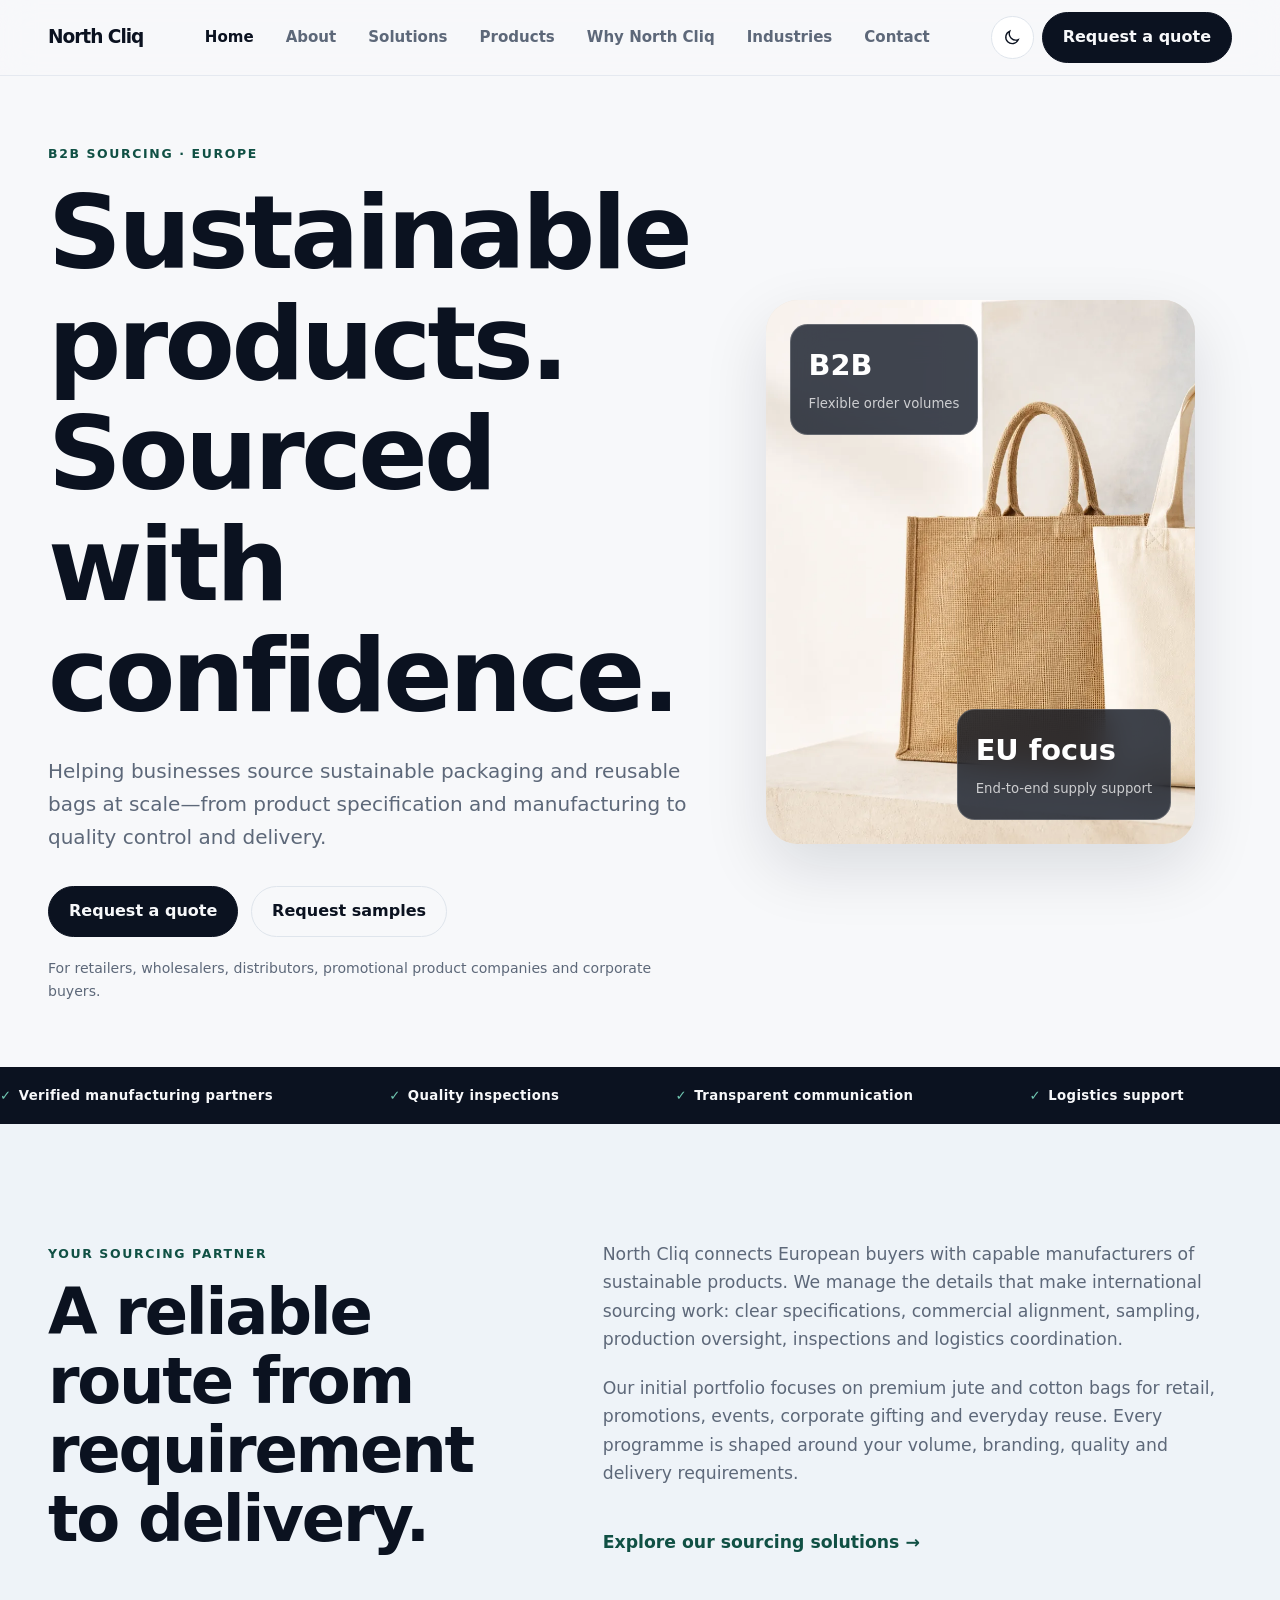
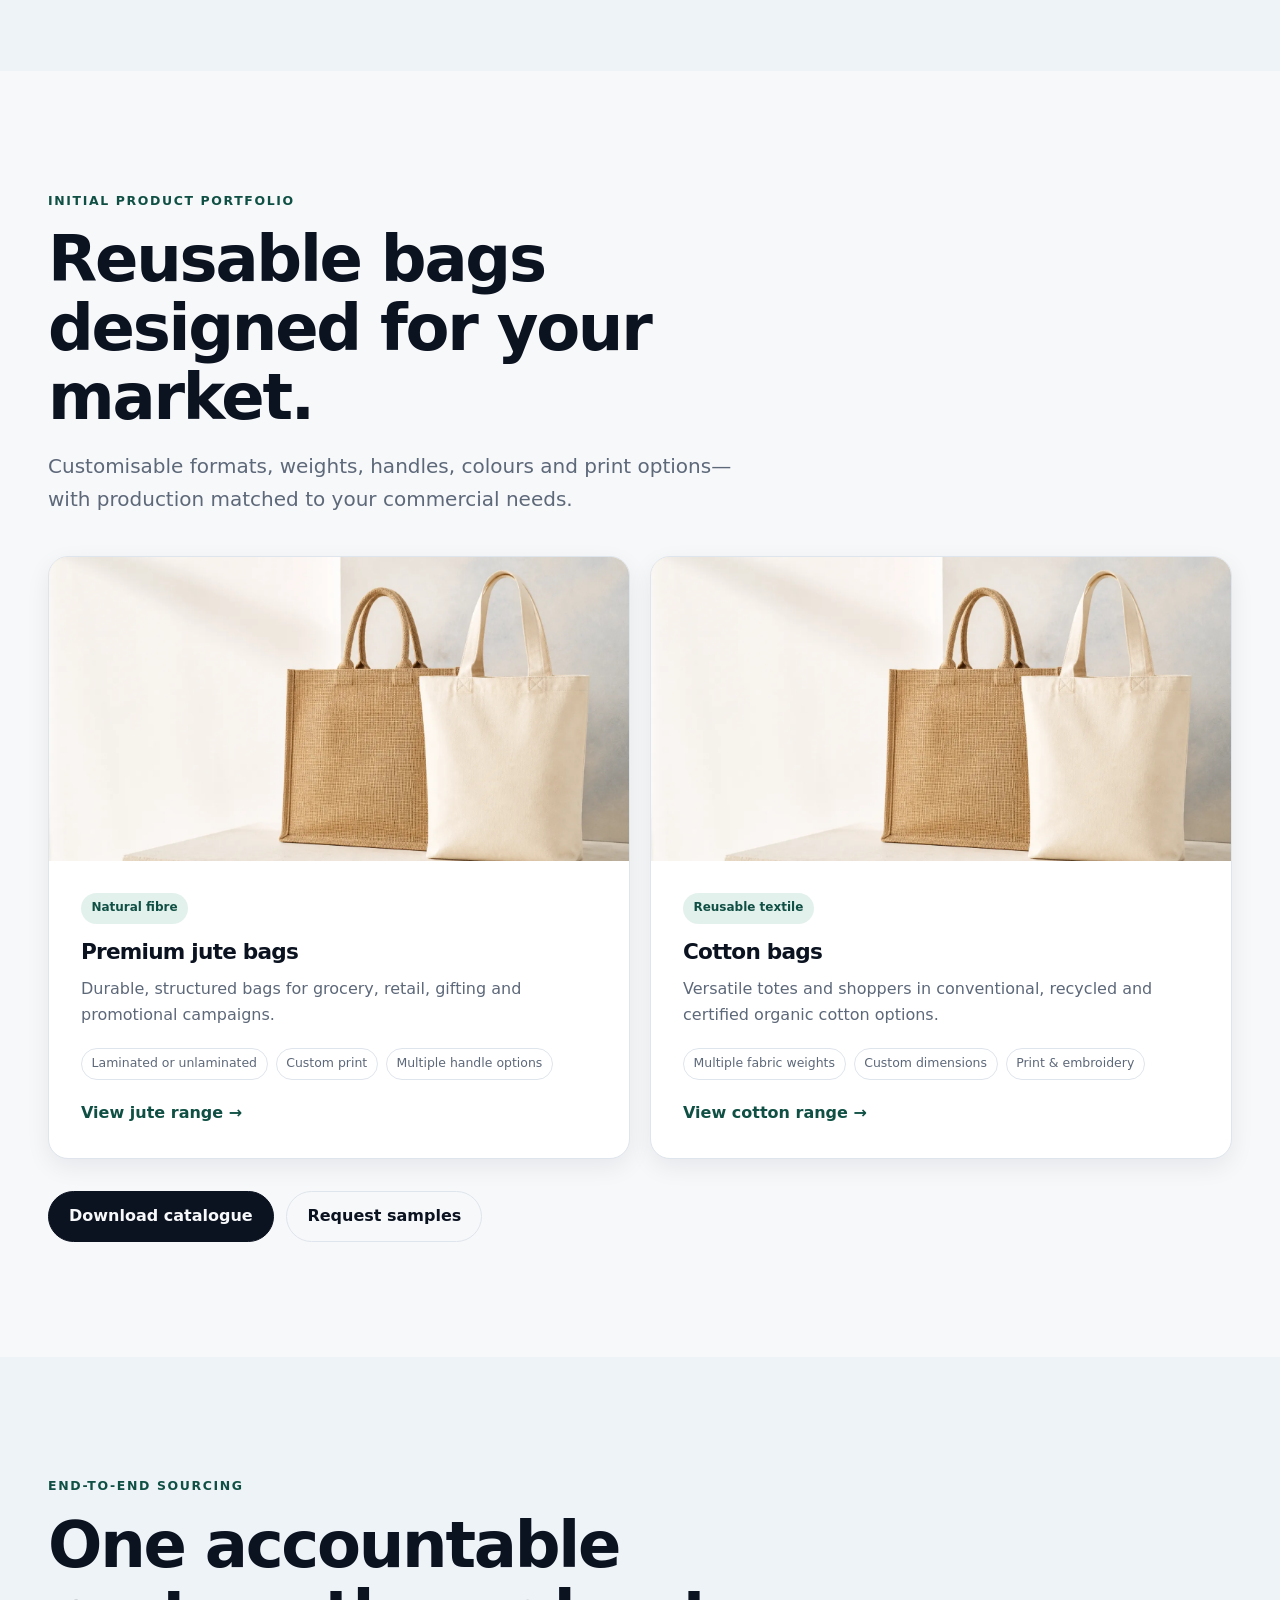
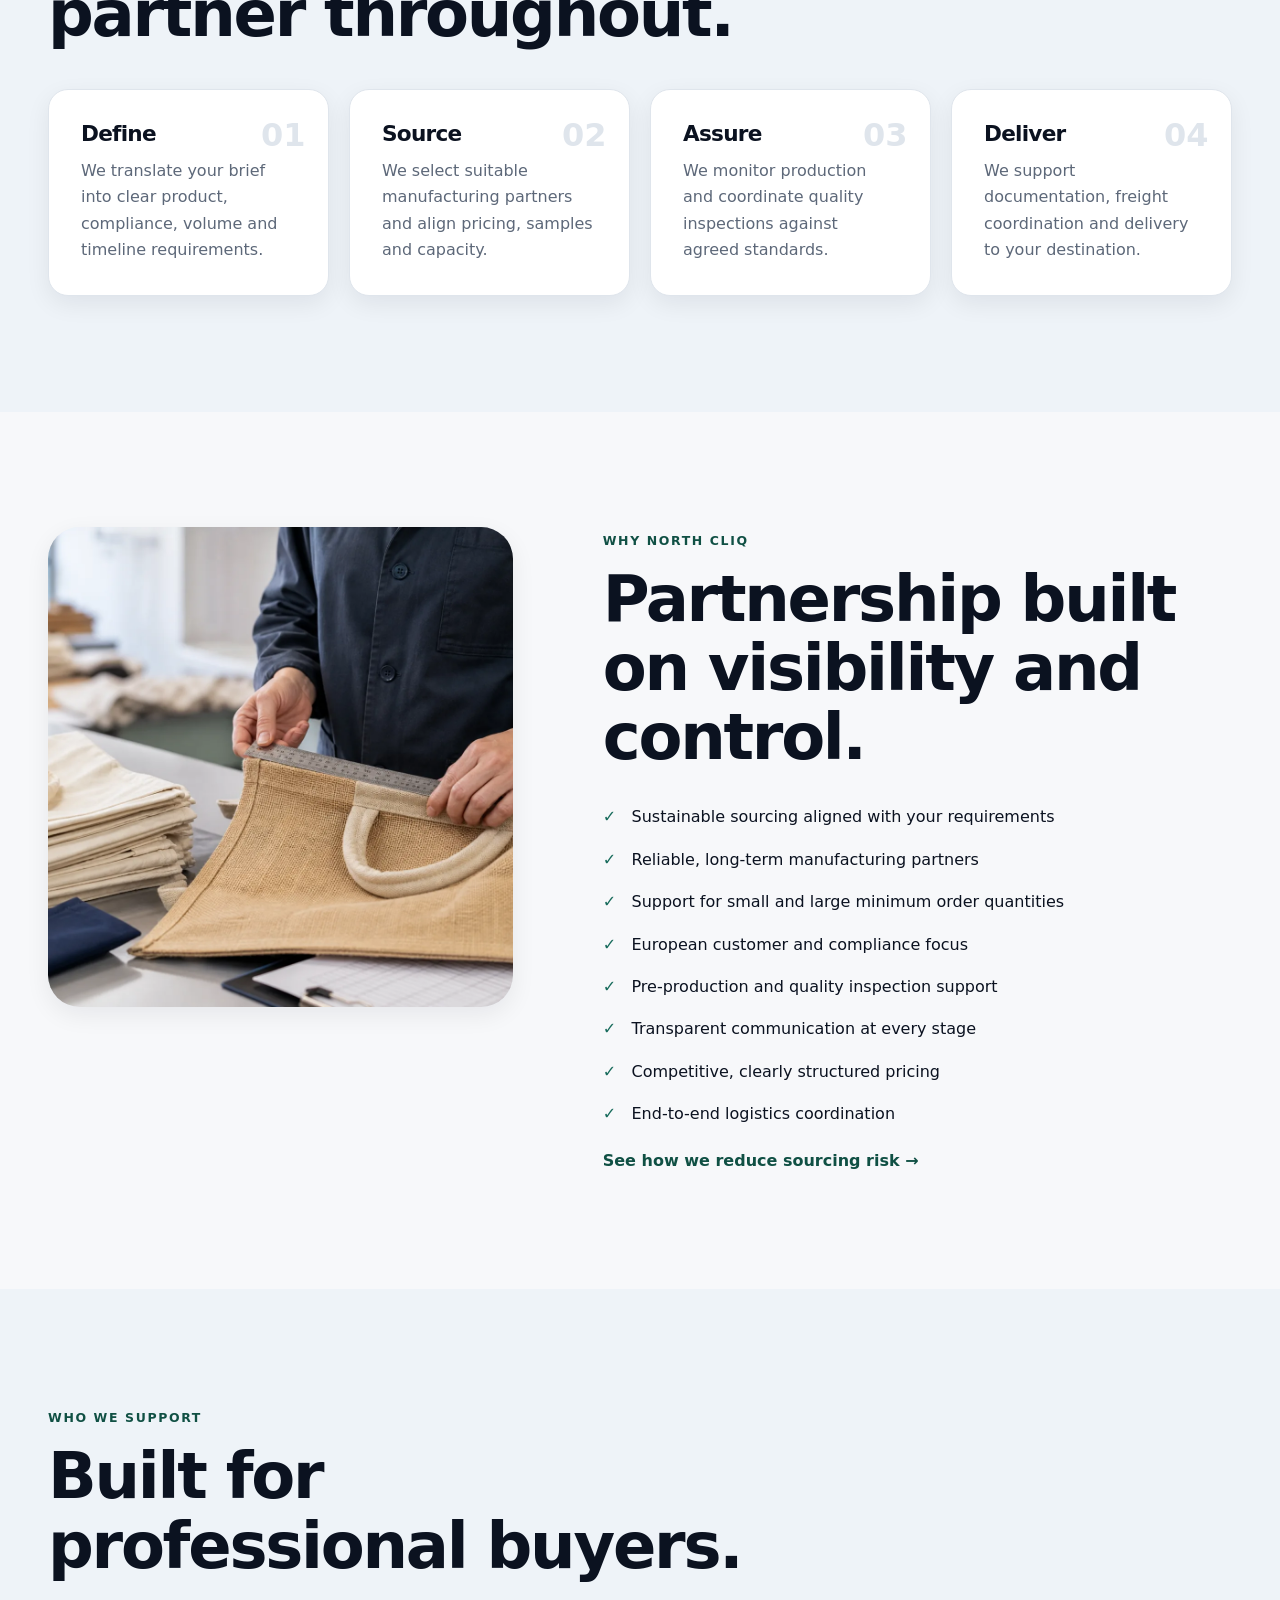
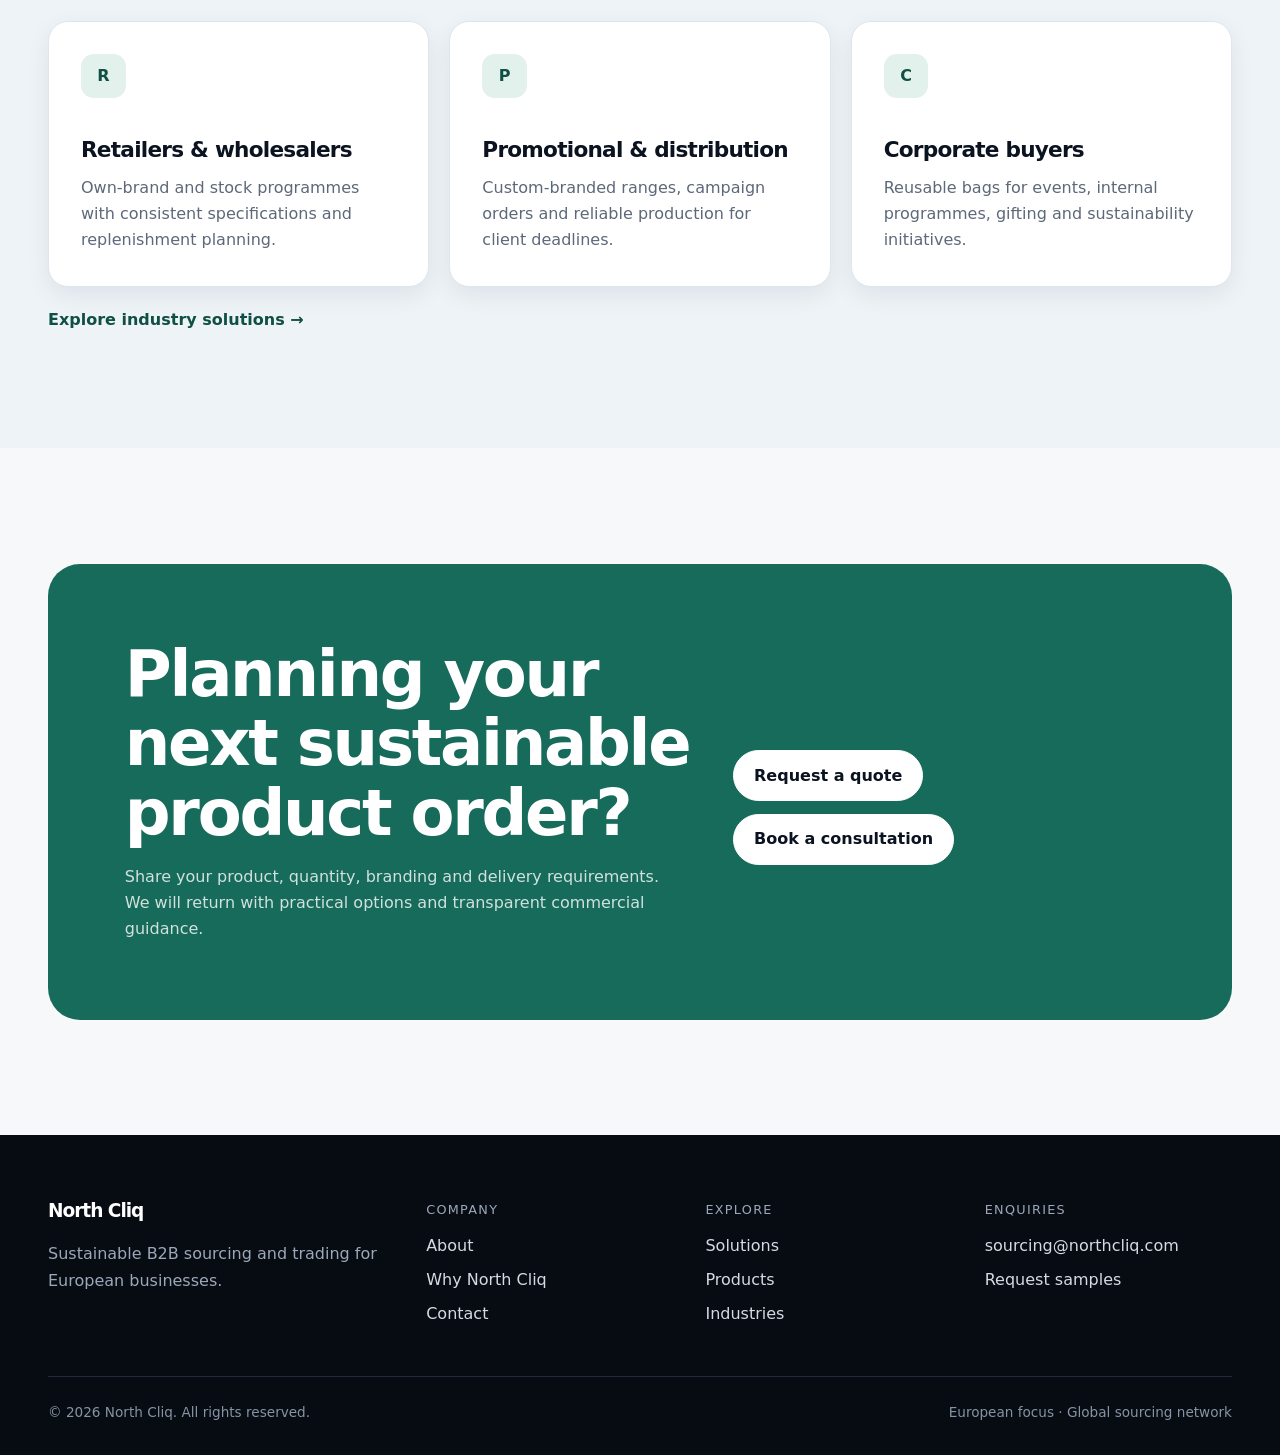
<file: index.html>
<!doctype html>
<html lang="en">
<head>
  <meta charset="utf-8">
  <meta name="viewport" content="width=device-width, initial-scale=1">
  <meta name="description" content="North Cliq helps European businesses source premium sustainable packaging, jute bags and cotton bags at scale through verified manufacturing partners.">
  <meta name="theme-color" content="#f7f8fa">
  <title>North Cliq — Sustainable B2B Sourcing &amp; Trading</title>
  <link rel="icon" href="favicon.ico" sizes="any">
  <link rel="preload" href="assets/images/sustainable-bags-hero.webp" as="image" type="image/webp">
  <link rel="stylesheet" href="css/style.css">
  <script src="js/main.js" defer></script>
</head>
<body>
  <a class="skip-link" href="#main">Skip to content</a>
  <header class="site-header"><nav class="nav container" aria-label="Main navigation"><a class="brand" href="index.html" aria-label="North Cliq home"><span>North Cliq</span></a><div class="nav-links" data-nav-links id="main-menu"><a href="index.html" aria-current="page">Home</a><a href="about.html">About</a><a href="services.html">Solutions</a><a href="products.html">Products</a><a href="why-north-cliq.html">Why North Cliq</a><a href="industries.html">Industries</a><a href="contact.html">Contact</a></div><div class="nav-actions"><button class="icon-button" type="button" data-theme-toggle aria-label="Switch to dark mode"><svg class="moon-icon" viewBox="0 0 24 24" aria-hidden="true"><path d="M20 15.1A8.5 8.5 0 0 1 8.9 4a8.5 8.5 0 1 0 11.1 11.1Z"/></svg><svg class="sun-icon" viewBox="0 0 24 24" aria-hidden="true"><circle cx="12" cy="12" r="4"/><path d="M12 2v2M12 20v2M2 12h2M20 12h2"/></svg></button><a class="button nav-cta" href="contact.html">Request a quote</a><button class="menu-toggle" type="button" data-menu-toggle aria-expanded="false" aria-controls="main-menu" aria-label="Open navigation"><svg viewBox="0 0 24 24" aria-hidden="true"><path d="M4 7h16M4 12h16M4 17h16"/></svg></button></div></nav></header>
  <main id="main">
    <section class="hero"><div class="hero-grid container"><div class="hero-copy reveal"><span class="eyebrow">B2B sourcing · Europe</span><h1>Sustainable products. Sourced with confidence.</h1><p class="lead">Helping businesses source sustainable packaging and reusable bags at scale—from product specification and manufacturing to quality control and delivery.</p><div class="hero-actions"><a class="button" href="contact.html?intent=quote">Request a quote</a><a class="button button--secondary" href="contact.html?intent=samples">Request samples</a></div><p class="hero-note">For retailers, wholesalers, distributors, promotional product companies and corporate buyers.</p></div><div class="hero-art reveal"><img src="assets/images/sustainable-bags-hero.webp" width="1600" height="1067" alt="Premium natural jute and cotton bags ready for wholesale sourcing"><div class="art-card art-card--one"><strong>B2B</strong><span>Flexible order volumes</span></div><div class="art-card art-card--two"><strong>EU focus</strong><span>End-to-end supply support</span></div></div></div></section>
    <div class="trust-strip"><ul class="container trust-list" aria-label="North Cliq sourcing strengths"><li>Verified manufacturing partners</li><li>Quality inspections</li><li>Transparent communication</li><li>Logistics support</li></ul></div>
    <section class="section section--alt" aria-labelledby="intro-title"><div class="container split reveal"><div><span class="eyebrow">Your sourcing partner</span><h2 id="intro-title">A reliable route from requirement to delivery.</h2></div><div class="prose"><p>North Cliq connects European buyers with capable manufacturers of sustainable products. We manage the details that make international sourcing work: clear specifications, commercial alignment, sampling, production oversight, inspections and logistics coordination.</p><p>Our initial portfolio focuses on premium jute and cotton bags for retail, promotions, events, corporate gifting and everyday reuse. Every programme is shaped around your volume, branding, quality and delivery requirements.</p><a class="text-link" href="services.html">Explore our sourcing solutions →</a></div></div></section>
    <section class="section" aria-labelledby="products-title"><div class="container"><div class="section-heading reveal"><span class="eyebrow">Initial product portfolio</span><h2 id="products-title">Reusable bags designed for your market.</h2><p class="lead">Customisable formats, weights, handles, colours and print options—with production matched to your commercial needs.</p></div><div class="grid-2"><article class="card product-card reveal"><div class="product-card__visual"><img src="assets/images/sustainable-bags-hero.webp" width="1600" height="1067" loading="lazy" alt="Natural jute shopping bag with reinforced handles"></div><div class="product-card__body"><span class="tag">Natural fibre</span><h3>Premium jute bags</h3><p>Durable, structured bags for grocery, retail, gifting and promotional campaigns.</p><ul class="spec-list"><li>Laminated or unlaminated</li><li>Custom print</li><li>Multiple handle options</li></ul><a class="text-link" href="products.html#jute-bags">View jute range →</a></div></article><article class="card product-card reveal"><div class="product-card__visual"><img src="assets/images/sustainable-bags-hero.webp" width="1600" height="1067" loading="lazy" alt="Premium off-white cotton tote bag"></div><div class="product-card__body"><span class="tag">Reusable textile</span><h3>Cotton bags</h3><p>Versatile totes and shoppers in conventional, recycled and certified organic cotton options.</p><ul class="spec-list"><li>Multiple fabric weights</li><li>Custom dimensions</li><li>Print &amp; embroidery</li></ul><a class="text-link" href="products.html#cotton-bags">View cotton range →</a></div></article></div><div class="hero-actions reveal"><a class="button" href="contact.html?intent=catalogue">Download catalogue</a><a class="button button--secondary" href="contact.html?intent=samples">Request samples</a></div></div></section>
    <section class="section section--alt" aria-labelledby="process-title"><div class="container"><div class="section-heading reveal"><span class="eyebrow">End-to-end sourcing</span><h2 id="process-title">One accountable partner throughout.</h2></div><div class="grid-4 process"><article class="card reveal"><h3>Define</h3><p>We translate your brief into clear product, compliance, volume and timeline requirements.</p></article><article class="card reveal"><h3>Source</h3><p>We select suitable manufacturing partners and align pricing, samples and capacity.</p></article><article class="card reveal"><h3>Assure</h3><p>We monitor production and coordinate quality inspections against agreed standards.</p></article><article class="card reveal"><h3>Deliver</h3><p>We support documentation, freight coordination and delivery to your destination.</p></article></div></div></section>
    <section class="section" aria-labelledby="why-title"><div class="container split"><div class="image-panel reveal"><img src="assets/images/quality-inspection.webp" width="1400" height="1050" loading="lazy" alt="Quality specialist measuring the construction of a jute bag"></div><div class="reveal"><span class="eyebrow">Why North Cliq</span><h2 id="why-title">Partnership built on visibility and control.</h2><ul class="check-list"><li>Sustainable sourcing aligned with your requirements</li><li>Reliable, long-term manufacturing partners</li><li>Support for small and large minimum order quantities</li><li>European customer and compliance focus</li><li>Pre-production and quality inspection support</li><li>Transparent communication at every stage</li><li>Competitive, clearly structured pricing</li><li>End-to-end logistics coordination</li></ul><a class="text-link" href="why-north-cliq.html">See how we reduce sourcing risk →</a></div></div></section>
    <section class="section section--alt" aria-labelledby="industries-title"><div class="container"><div class="section-heading reveal"><span class="eyebrow">Who we support</span><h2 id="industries-title">Built for professional buyers.</h2></div><div class="grid-3"><article class="card reveal"><span class="card-icon" aria-hidden="true">R</span><h3>Retailers &amp; wholesalers</h3><p>Own-brand and stock programmes with consistent specifications and replenishment planning.</p></article><article class="card reveal"><span class="card-icon" aria-hidden="true">P</span><h3>Promotional &amp; distribution</h3><p>Custom-branded ranges, campaign orders and reliable production for client deadlines.</p></article><article class="card reveal"><span class="card-icon" aria-hidden="true">C</span><h3>Corporate buyers</h3><p>Reusable bags for events, internal programmes, gifting and sustainability initiatives.</p></article></div><a class="text-link reveal" href="industries.html">Explore industry solutions →</a></div></section>
    <section class="section"><div class="container cta-panel reveal"><div><h2>Planning your next sustainable product order?</h2><p>Share your product, quantity, branding and delivery requirements. We will return with practical options and transparent commercial guidance.</p></div><div class="hero-actions"><a class="button" href="contact.html?intent=quote">Request a quote</a><a class="button" href="contact.html?intent=consultation">Book a consultation</a></div></div></section>
  </main>
  <footer class="site-footer"><div class="container"><div class="footer-grid"><div><a class="brand" href="index.html"><span>North Cliq</span></a><p class="footer-copy">Sustainable B2B sourcing and trading for European businesses.</p></div><div><p class="footer-title">Company</p><div class="footer-links"><a href="about.html">About</a><a href="why-north-cliq.html">Why North Cliq</a><a href="contact.html">Contact</a></div></div><div><p class="footer-title">Explore</p><div class="footer-links"><a href="services.html">Solutions</a><a href="products.html">Products</a><a href="industries.html">Industries</a></div></div><div><p class="footer-title">Enquiries</p><div class="footer-links"><a href="mailto:sourcing@northcliq.com">sourcing@northcliq.com</a><a href="contact.html?intent=samples">Request samples</a></div></div></div><div class="footer-bottom"><span>© <span data-year>2026</span> North Cliq. All rights reserved.</span><span>European focus · Global sourcing network</span></div></div></footer>
</body></html>
</file>
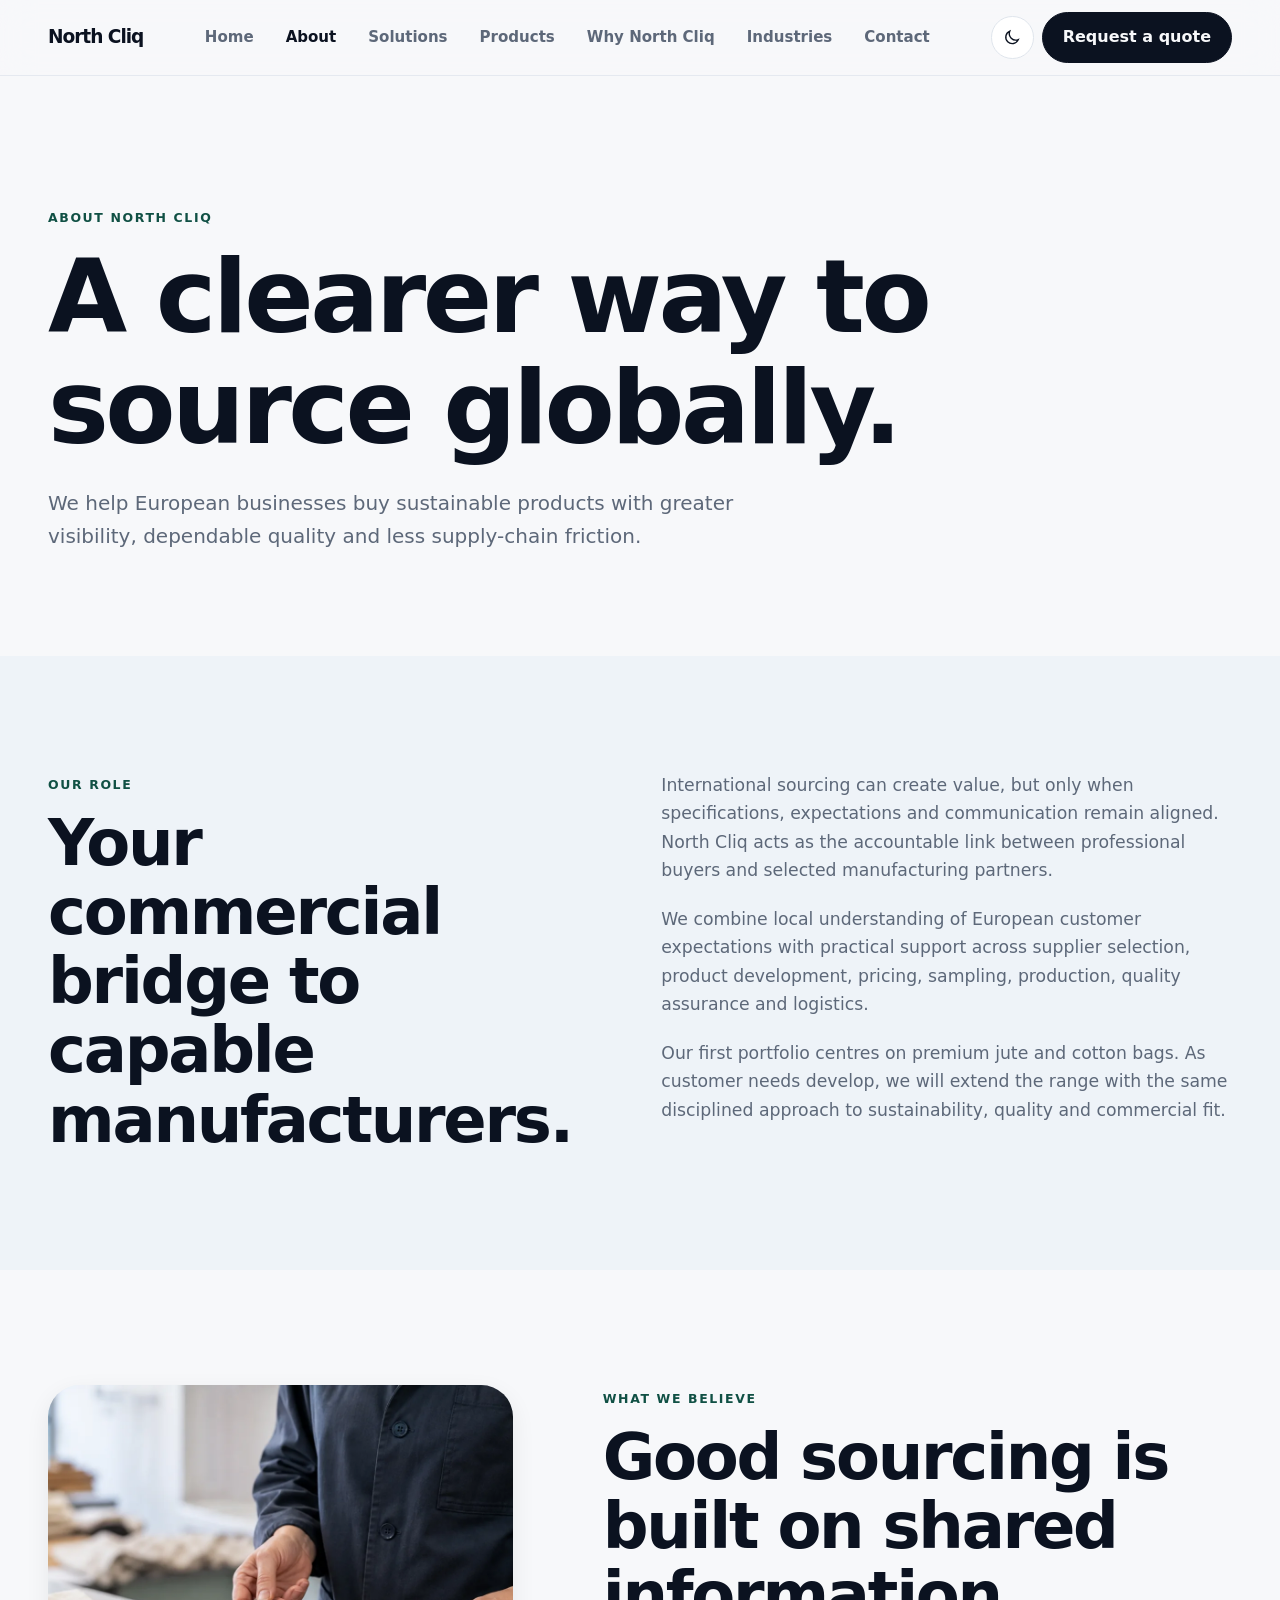
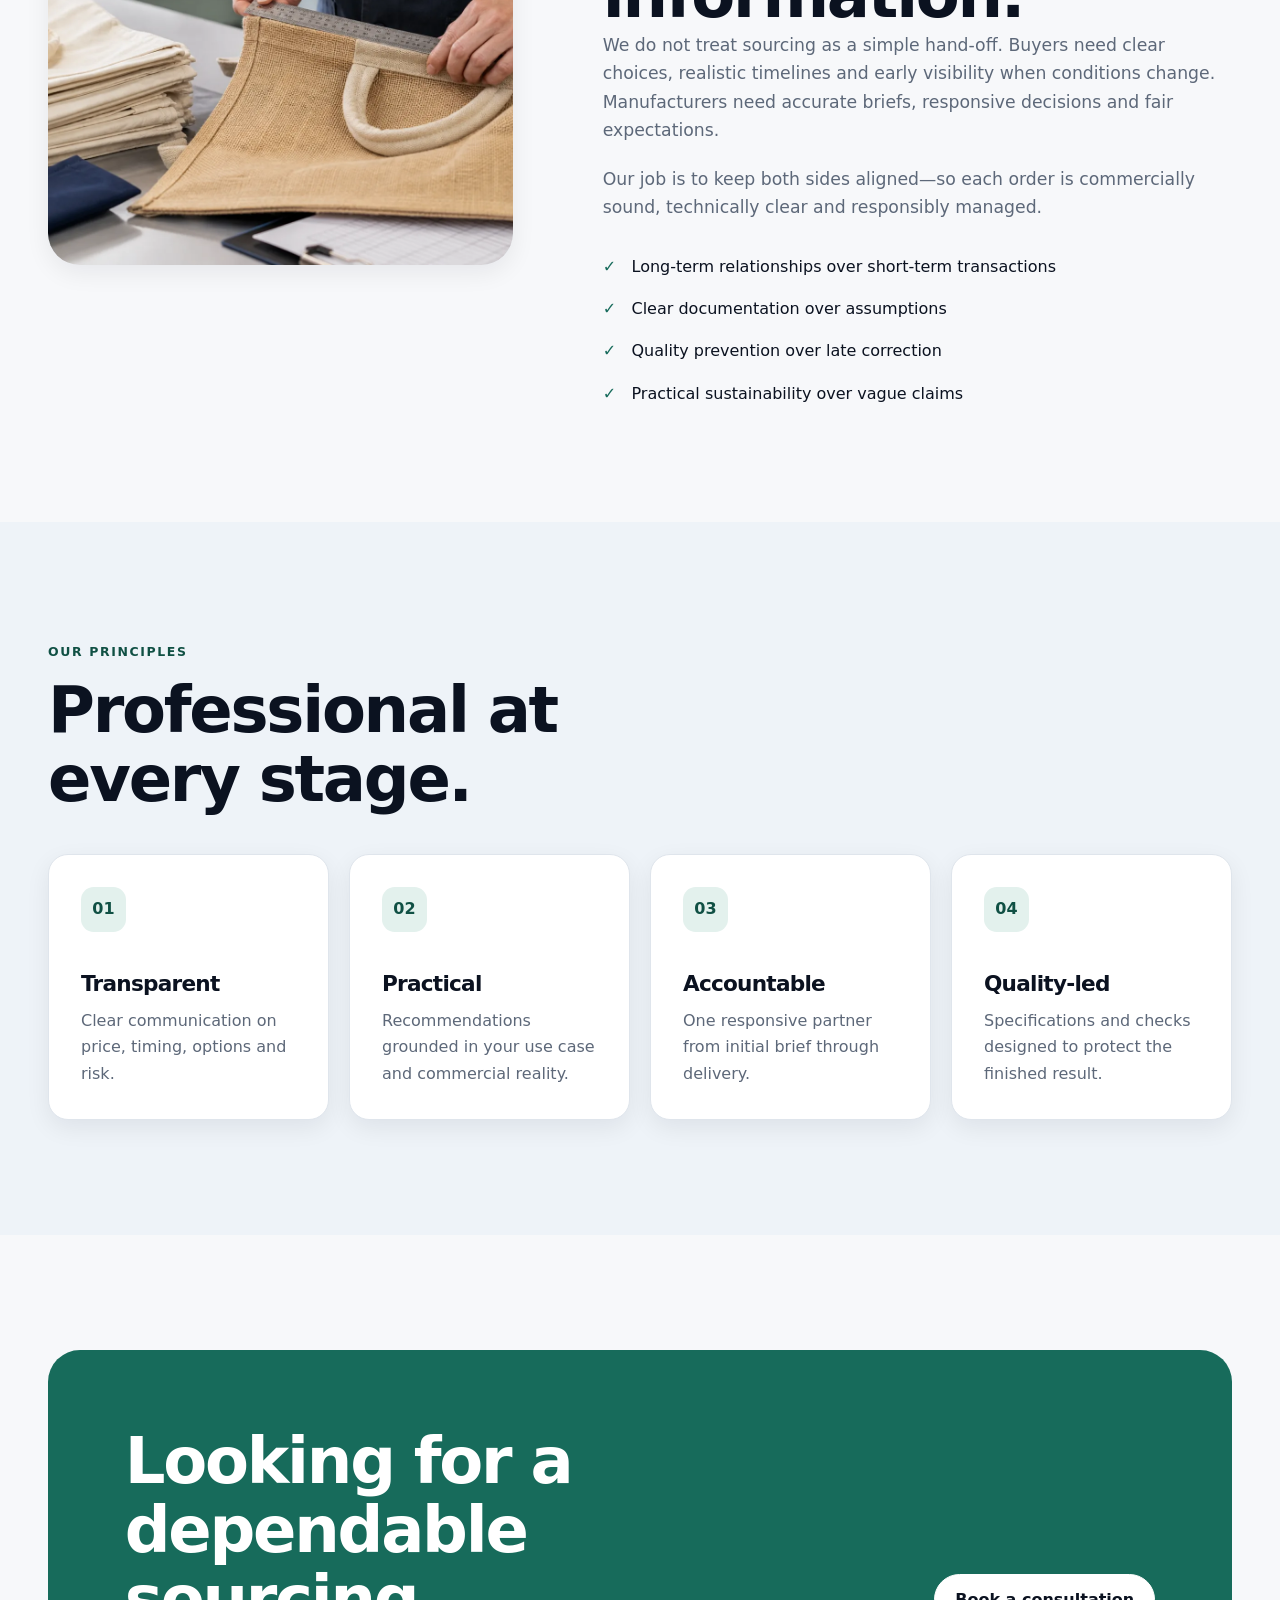
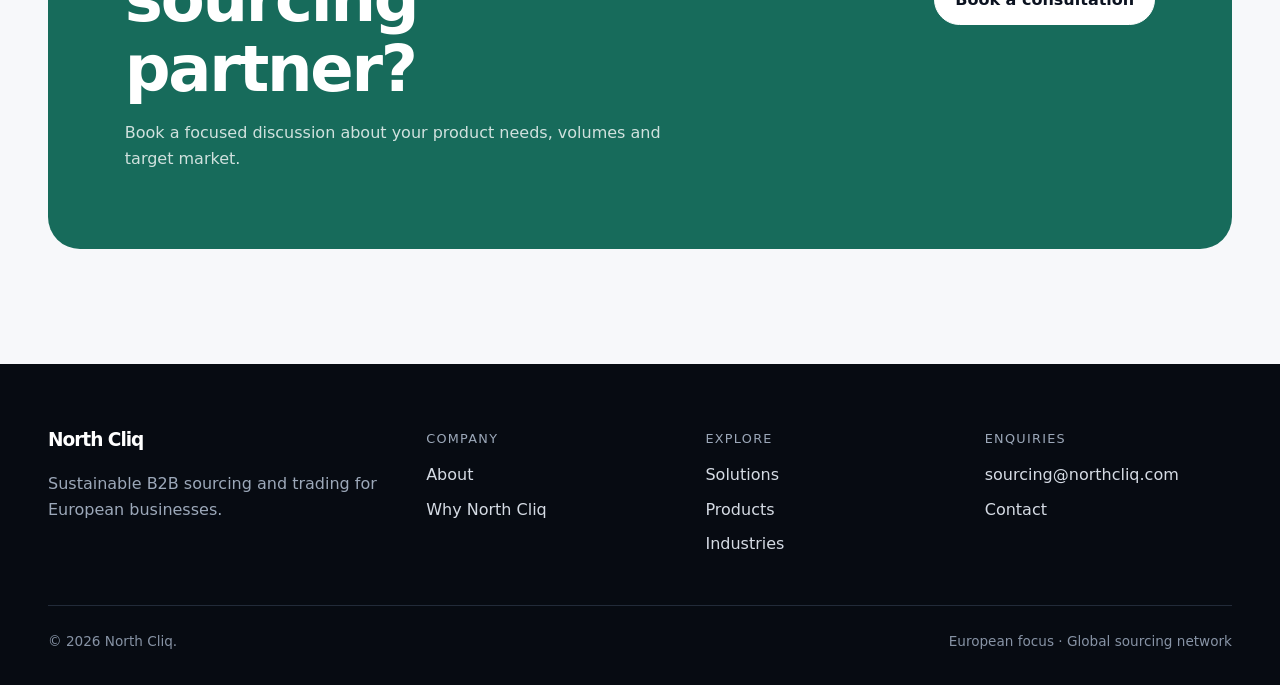
<file: about.html>
<!doctype html><html lang="en"><head><meta charset="utf-8"><meta name="viewport" content="width=device-width, initial-scale=1"><meta name="description" content="North Cliq is a European-focused B2B sourcing and trading partner for sustainable products, reusable bags and packaging."><title>About North Cliq — Sustainable Sourcing Partner</title><link rel="icon" href="favicon.ico" sizes="any"><link rel="stylesheet" href="css/style.css"><script src="js/main.js" defer></script></head><body><a class="skip-link" href="#main">Skip to content</a>
<header class="site-header"><nav class="nav container" aria-label="Main navigation"><a class="brand" href="index.html"><span>North Cliq</span></a><div class="nav-links" data-nav-links id="main-menu"><a href="index.html">Home</a><a href="about.html" aria-current="page">About</a><a href="services.html">Solutions</a><a href="products.html">Products</a><a href="why-north-cliq.html">Why North Cliq</a><a href="industries.html">Industries</a><a href="contact.html">Contact</a></div><div class="nav-actions"><button class="icon-button" type="button" data-theme-toggle aria-label="Switch to dark mode"><svg class="moon-icon" viewBox="0 0 24 24"><path d="M20 15.1A8.5 8.5 0 0 1 8.9 4a8.5 8.5 0 1 0 11.1 11.1Z"/></svg><svg class="sun-icon" viewBox="0 0 24 24"><circle cx="12" cy="12" r="4"/><path d="M12 2v2M12 20v2M2 12h2M20 12h2"/></svg></button><a class="button nav-cta" href="contact.html?intent=quote">Request a quote</a><button class="menu-toggle" type="button" data-menu-toggle aria-expanded="false" aria-controls="main-menu" aria-label="Open navigation"><svg viewBox="0 0 24 24"><path d="M4 7h16M4 12h16M4 17h16"/></svg></button></div></nav></header>
<main id="main"><section class="page-hero"><div class="container reveal"><span class="eyebrow">About North Cliq</span><h1>A clearer way to source globally.</h1><p class="lead">We help European businesses buy sustainable products with greater visibility, dependable quality and less supply-chain friction.</p></div></section>
<section class="section section--alt"><div class="container split reveal"><div><span class="eyebrow">Our role</span><h2>Your commercial bridge to capable manufacturers.</h2></div><div class="prose"><p>International sourcing can create value, but only when specifications, expectations and communication remain aligned. North Cliq acts as the accountable link between professional buyers and selected manufacturing partners.</p><p>We combine local understanding of European customer expectations with practical support across supplier selection, product development, pricing, sampling, production, quality assurance and logistics.</p><p>Our first portfolio centres on premium jute and cotton bags. As customer needs develop, we will extend the range with the same disciplined approach to sustainability, quality and commercial fit.</p></div></div></section>
<section class="section"><div class="container split"><div class="image-panel reveal"><img src="assets/images/quality-inspection.webp" width="1400" height="1050" alt="Inspection of jute bag dimensions and construction"></div><div class="reveal"><span class="eyebrow">What we believe</span><h2>Good sourcing is built on shared information.</h2><div class="prose"><p>We do not treat sourcing as a simple hand-off. Buyers need clear choices, realistic timelines and early visibility when conditions change. Manufacturers need accurate briefs, responsive decisions and fair expectations.</p><p>Our job is to keep both sides aligned—so each order is commercially sound, technically clear and responsibly managed.</p></div><ul class="check-list"><li>Long-term relationships over short-term transactions</li><li>Clear documentation over assumptions</li><li>Quality prevention over late correction</li><li>Practical sustainability over vague claims</li></ul></div></div></section>
<section class="section section--alt"><div class="container"><div class="section-heading reveal"><span class="eyebrow">Our principles</span><h2>Professional at every stage.</h2></div><div class="grid-4"><article class="card reveal"><span class="card-icon">01</span><h3>Transparent</h3><p>Clear communication on price, timing, options and risk.</p></article><article class="card reveal"><span class="card-icon">02</span><h3>Practical</h3><p>Recommendations grounded in your use case and commercial reality.</p></article><article class="card reveal"><span class="card-icon">03</span><h3>Accountable</h3><p>One responsive partner from initial brief through delivery.</p></article><article class="card reveal"><span class="card-icon">04</span><h3>Quality-led</h3><p>Specifications and checks designed to protect the finished result.</p></article></div></div></section>
<section class="section"><div class="container cta-panel reveal"><div><h2>Looking for a dependable sourcing partner?</h2><p>Book a focused discussion about your product needs, volumes and target market.</p></div><a class="button" href="contact.html?intent=consultation">Book a consultation</a></div></section></main>
<footer class="site-footer"><div class="container"><div class="footer-grid"><div><a class="brand" href="index.html"><span>North Cliq</span></a><p class="footer-copy">Sustainable B2B sourcing and trading for European businesses.</p></div><div><p class="footer-title">Company</p><div class="footer-links"><a href="about.html">About</a><a href="why-north-cliq.html">Why North Cliq</a></div></div><div><p class="footer-title">Explore</p><div class="footer-links"><a href="services.html">Solutions</a><a href="products.html">Products</a><a href="industries.html">Industries</a></div></div><div><p class="footer-title">Enquiries</p><div class="footer-links"><a href="mailto:sourcing@northcliq.com">sourcing@northcliq.com</a><a href="contact.html">Contact</a></div></div></div><div class="footer-bottom"><span>© <span data-year>2026</span> North Cliq.</span><span>European focus · Global sourcing network</span></div></div></footer></body></html>
</file>
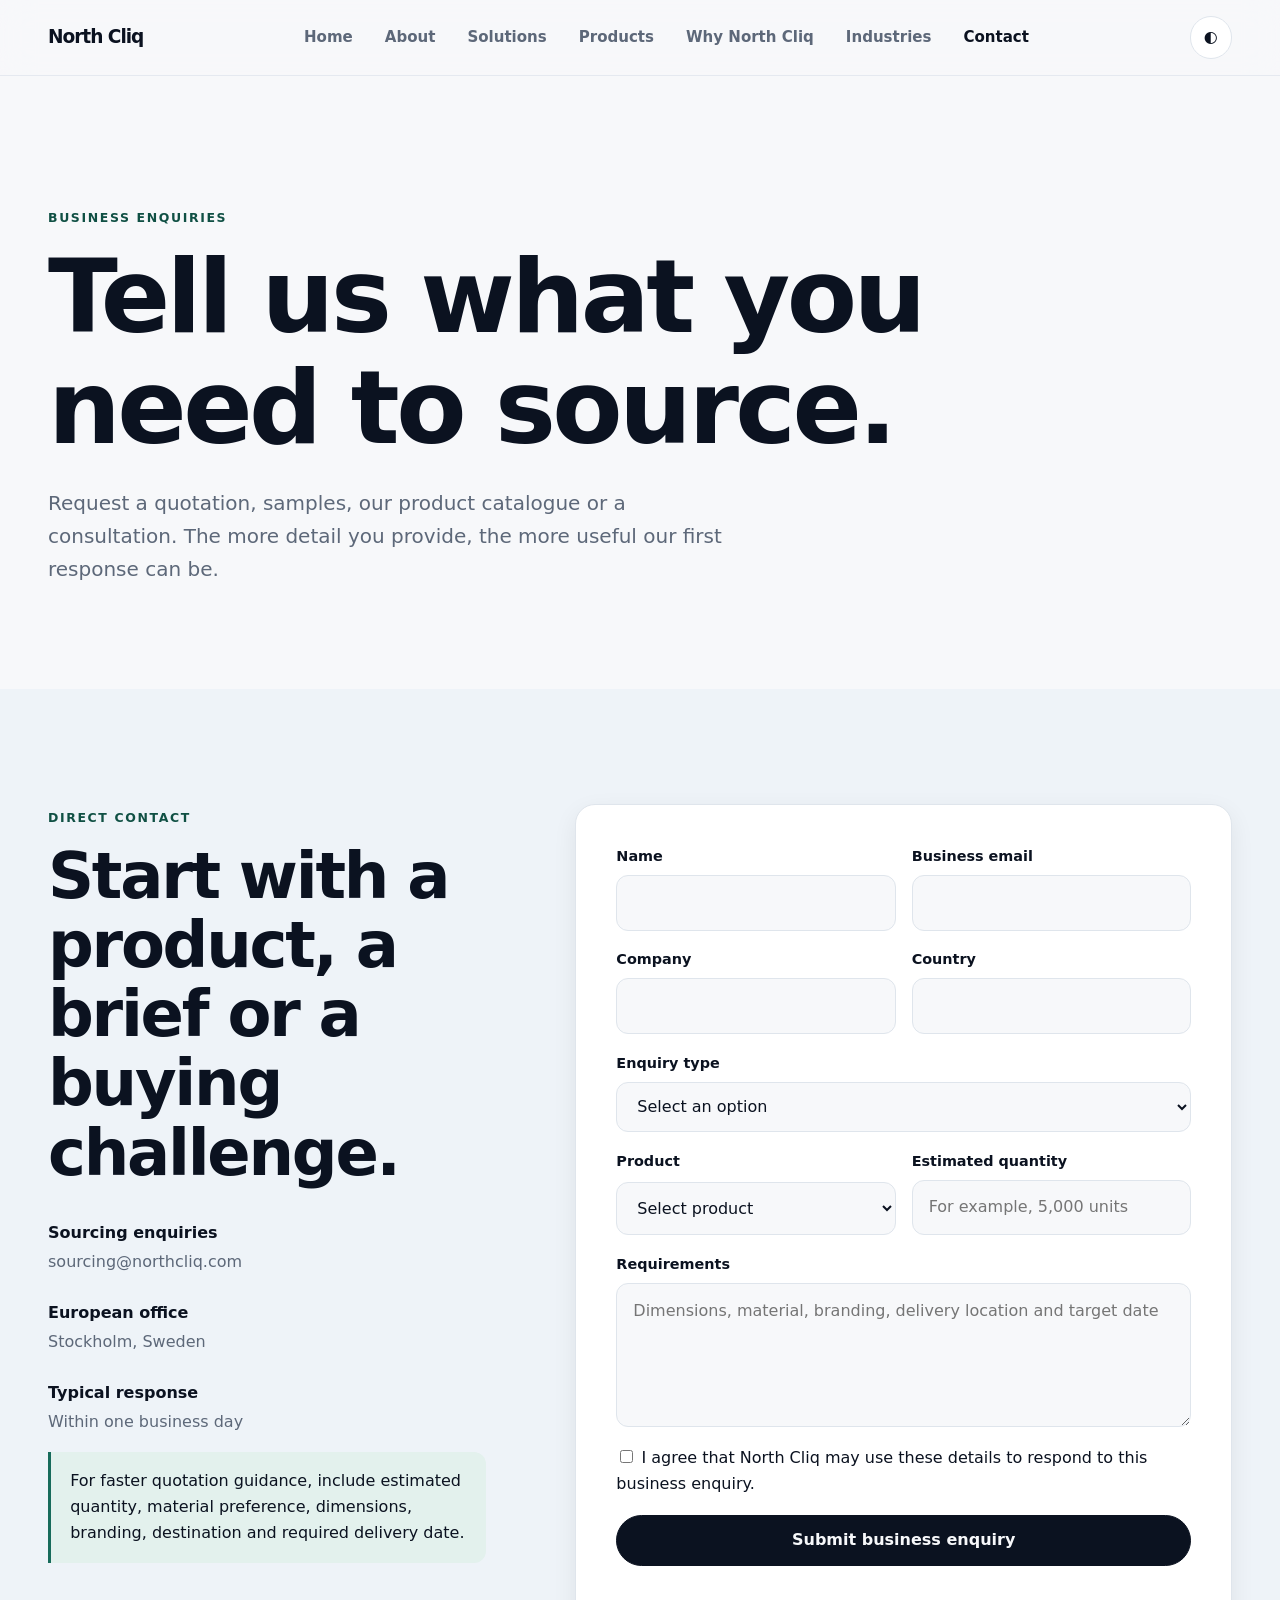
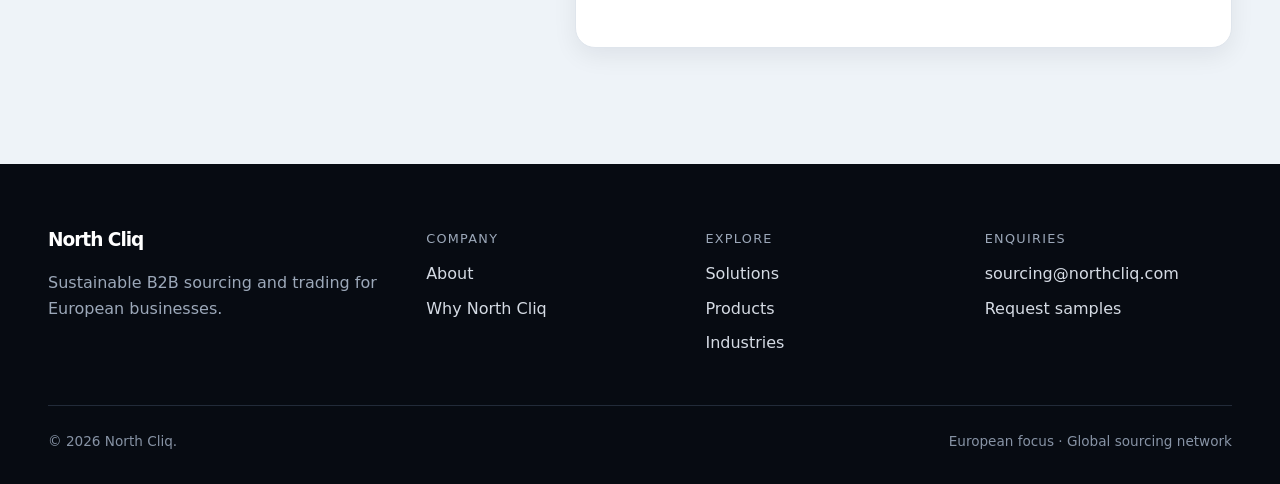
<file: contact.html>
<!doctype html><html lang="en"><head><meta charset="utf-8"><meta name="viewport" content="width=device-width, initial-scale=1"><meta name="description" content="Request a B2B quote, samples, product catalogue or sourcing consultation from North Cliq."><title>Request a Quote — North Cliq</title><link rel="icon" href="favicon.ico" sizes="any"><link rel="stylesheet" href="css/style.css"><script src="js/main.js" defer></script></head><body><a class="skip-link" href="#main">Skip to content</a>
<header class="site-header"><nav class="nav container" aria-label="Main navigation"><a class="brand" href="index.html"><span>North Cliq</span></a><div class="nav-links" data-nav-links id="main-menu"><a href="index.html">Home</a><a href="about.html">About</a><a href="services.html">Solutions</a><a href="products.html">Products</a><a href="why-north-cliq.html">Why North Cliq</a><a href="industries.html">Industries</a><a href="contact.html" aria-current="page">Contact</a></div><div class="nav-actions"><button class="icon-button" type="button" data-theme-toggle aria-label="Switch to dark mode">◐</button><button class="menu-toggle" type="button" data-menu-toggle aria-expanded="false" aria-controls="main-menu" aria-label="Open navigation"><svg viewBox="0 0 24 24"><path d="M4 7h16M4 12h16M4 17h16"/></svg></button></div></nav></header>
<main id="main"><section class="page-hero"><div class="container reveal"><span class="eyebrow">Business enquiries</span><h1>Tell us what you need to source.</h1><p class="lead">Request a quotation, samples, our product catalogue or a consultation. The more detail you provide, the more useful our first response can be.</p></div></section>
<section class="section section--alt"><div class="container contact-layout"><div class="reveal"><span class="eyebrow">Direct contact</span><h2>Start with a product, a brief or a buying challenge.</h2><dl class="contact-list"><div><dt>Sourcing enquiries</dt><dd><a href="mailto:sourcing@northcliq.com">sourcing@northcliq.com</a></dd></div><div><dt>European office</dt><dd>Stockholm, Sweden</dd></div><div><dt>Typical response</dt><dd>Within one business day</dd></div></dl><p class="notice">For faster quotation guidance, include estimated quantity, material preference, dimensions, branding, destination and required delivery date.</p></div>
<form class="form reveal" data-contact-form><div class="field-row"><div class="field"><label for="name">Name</label><input id="name" name="name" autocomplete="name" required></div><div class="field"><label for="email">Business email</label><input id="email" name="email" type="email" autocomplete="email" required></div></div><div class="field-row"><div class="field"><label for="company">Company</label><input id="company" name="company" autocomplete="organization" required></div><div class="field"><label for="country">Country</label><input id="country" name="country" autocomplete="country-name" required></div></div><div class="field"><label for="interest">Enquiry type</label><select id="interest" name="interest" required><option value="">Select an option</option><option value="quote">Request a quote</option><option value="samples">Request samples</option><option value="catalogue">Download catalogue</option><option value="consultation">Book a consultation</option></select></div><div class="field-row"><div class="field"><label for="product">Product</label><select id="product" name="product"><option value="">Select product</option><option value="jute">Jute bags</option><option value="cotton">Cotton bags</option><option value="both">Both ranges</option><option value="other">Other sustainable product</option></select></div><div class="field"><label for="quantity">Estimated quantity</label><input id="quantity" name="quantity" inputmode="numeric" placeholder="For example, 5,000 units"></div></div><div class="field"><label for="message">Requirements</label><textarea id="message" name="message" required placeholder="Dimensions, material, branding, delivery location and target date"></textarea></div><label><input type="checkbox" name="consent" required> I agree that North Cliq may use these details to respond to this business enquiry.</label><button class="button" type="submit">Submit business enquiry</button><p class="form-status" data-form-status aria-live="polite"></p></form></div></section></main>
<footer class="site-footer"><div class="container"><div class="footer-grid"><div><a class="brand" href="index.html"><span>North Cliq</span></a><p class="footer-copy">Sustainable B2B sourcing and trading for European businesses.</p></div><div><p class="footer-title">Company</p><div class="footer-links"><a href="about.html">About</a><a href="why-north-cliq.html">Why North Cliq</a></div></div><div><p class="footer-title">Explore</p><div class="footer-links"><a href="services.html">Solutions</a><a href="products.html">Products</a><a href="industries.html">Industries</a></div></div><div><p class="footer-title">Enquiries</p><div class="footer-links"><a href="mailto:sourcing@northcliq.com">sourcing@northcliq.com</a><a href="contact.html?intent=samples">Request samples</a></div></div></div><div class="footer-bottom"><span>© <span data-year>2026</span> North Cliq.</span><span>European focus · Global sourcing network</span></div></div></footer></body></html>
</file>
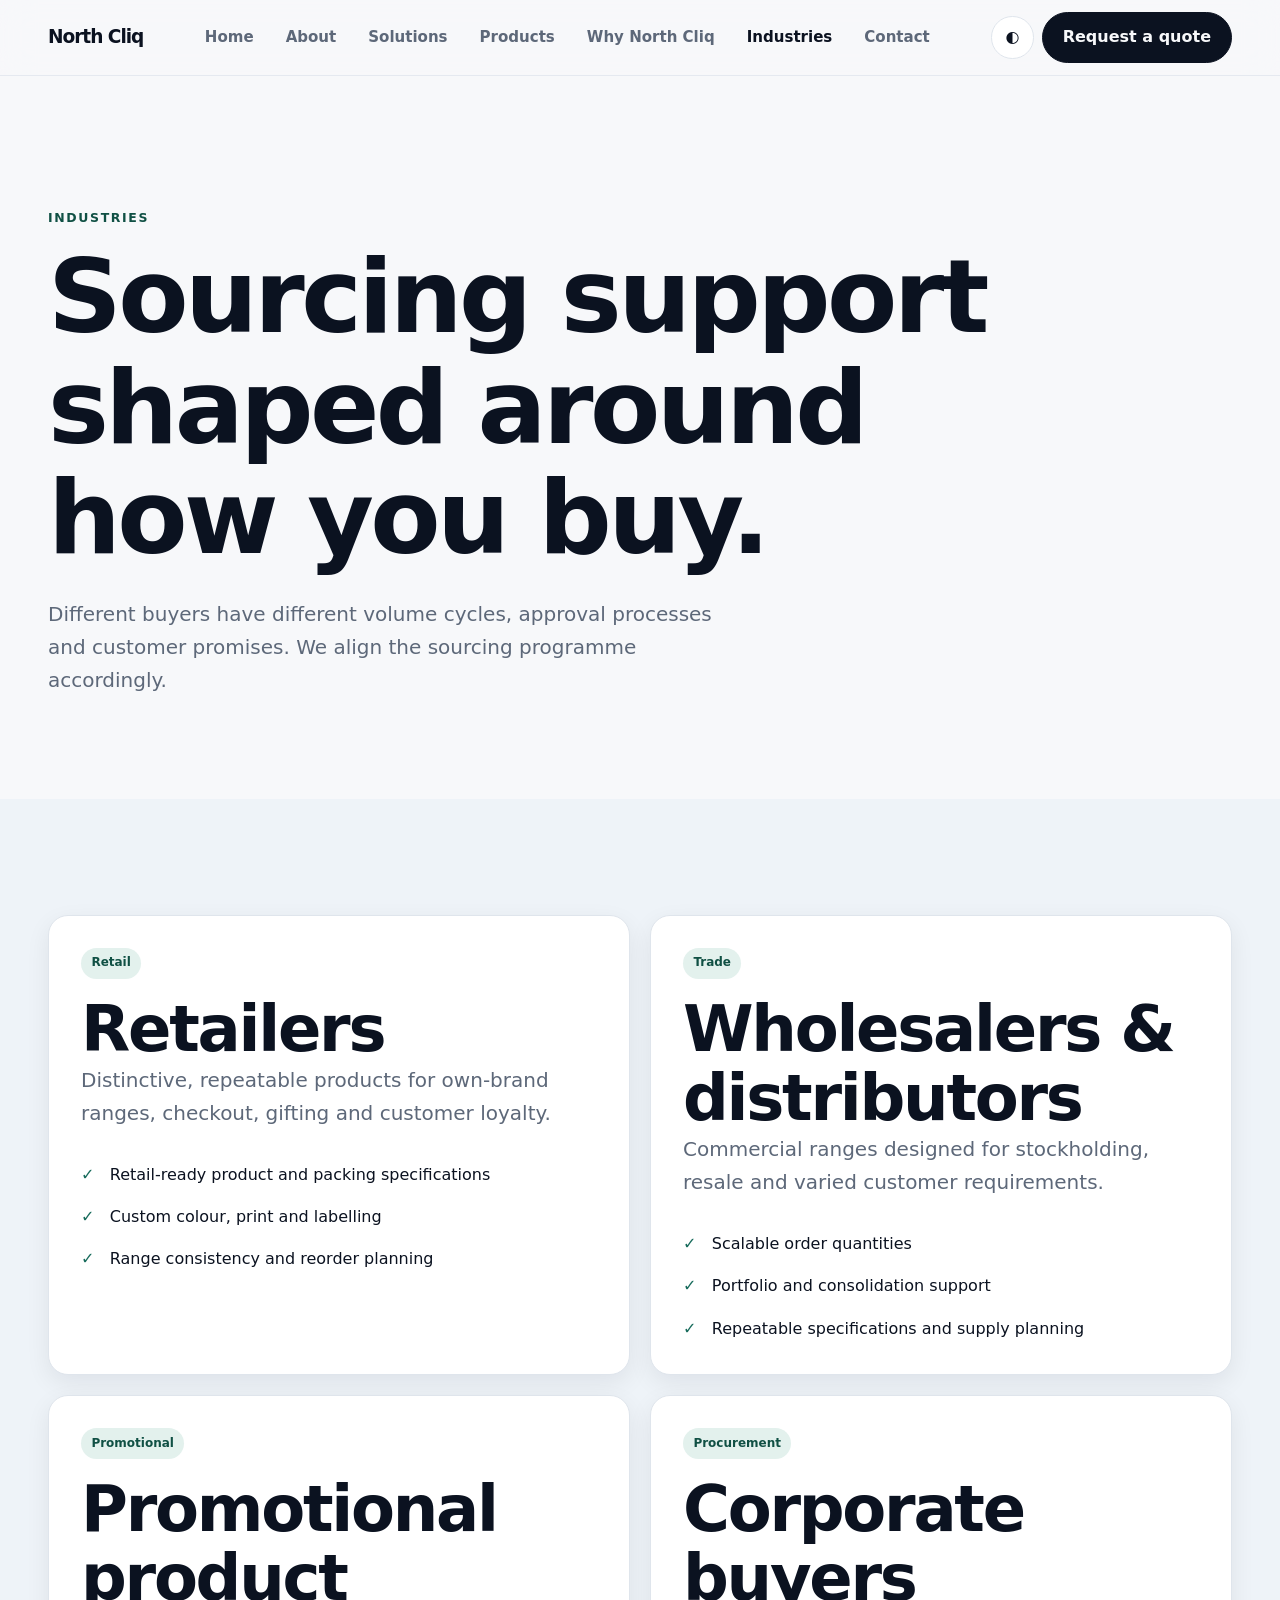
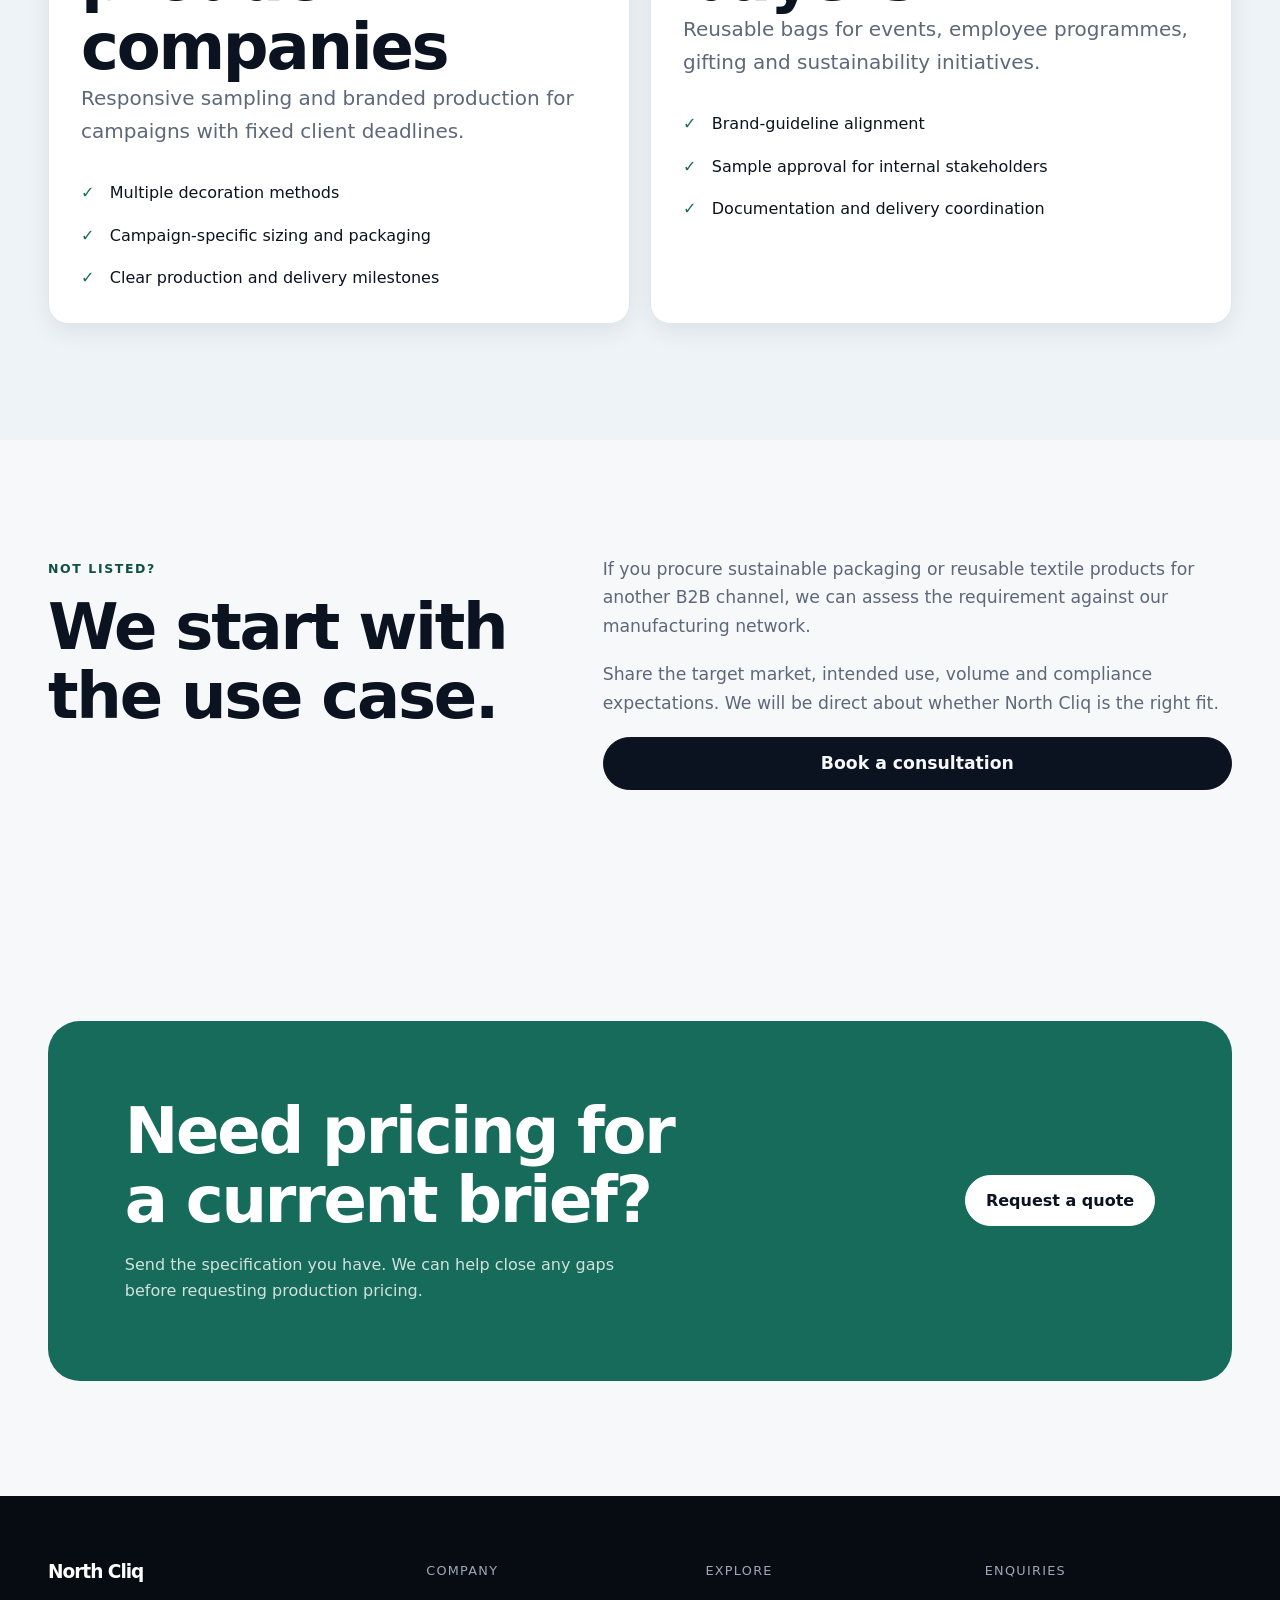
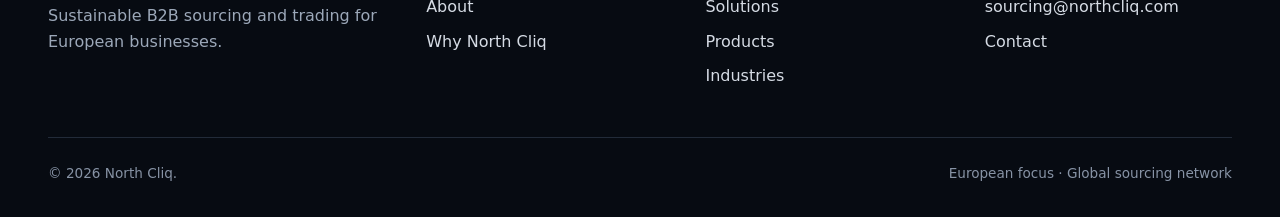
<file: industries.html>
<!doctype html><html lang="en"><head><meta charset="utf-8"><meta name="viewport" content="width=device-width, initial-scale=1"><meta name="description" content="Sustainable bag sourcing solutions for retailers, wholesalers, promotional product companies, distributors and corporate procurement teams."><title>Industries We Serve — North Cliq</title><link rel="icon" href="favicon.ico" sizes="any"><link rel="stylesheet" href="css/style.css"><script src="js/main.js" defer></script></head><body><a class="skip-link" href="#main">Skip to content</a>
<header class="site-header"><nav class="nav container" aria-label="Main navigation"><a class="brand" href="index.html"><span>North Cliq</span></a><div class="nav-links" data-nav-links id="main-menu"><a href="index.html">Home</a><a href="about.html">About</a><a href="services.html">Solutions</a><a href="products.html">Products</a><a href="why-north-cliq.html">Why North Cliq</a><a href="industries.html" aria-current="page">Industries</a><a href="contact.html">Contact</a></div><div class="nav-actions"><button class="icon-button" type="button" data-theme-toggle aria-label="Switch to dark mode">◐</button><a class="button nav-cta" href="contact.html?intent=quote">Request a quote</a><button class="menu-toggle" type="button" data-menu-toggle aria-expanded="false" aria-controls="main-menu" aria-label="Open navigation"><svg viewBox="0 0 24 24"><path d="M4 7h16M4 12h16M4 17h16"/></svg></button></div></nav></header>
<main id="main"><section class="page-hero"><div class="container reveal"><span class="eyebrow">Industries</span><h1>Sourcing support shaped around how you buy.</h1><p class="lead">Different buyers have different volume cycles, approval processes and customer promises. We align the sourcing programme accordingly.</p></div></section>
<section class="section section--alt"><div class="container grid-2"><article class="card reveal"><span class="tag">Retail</span><h2>Retailers</h2><p class="lead">Distinctive, repeatable products for own-brand ranges, checkout, gifting and customer loyalty.</p><ul class="check-list"><li>Retail-ready product and packing specifications</li><li>Custom colour, print and labelling</li><li>Range consistency and reorder planning</li></ul></article><article class="card reveal"><span class="tag">Trade</span><h2>Wholesalers &amp; distributors</h2><p class="lead">Commercial ranges designed for stockholding, resale and varied customer requirements.</p><ul class="check-list"><li>Scalable order quantities</li><li>Portfolio and consolidation support</li><li>Repeatable specifications and supply planning</li></ul></article><article class="card reveal"><span class="tag">Promotional</span><h2>Promotional product companies</h2><p class="lead">Responsive sampling and branded production for campaigns with fixed client deadlines.</p><ul class="check-list"><li>Multiple decoration methods</li><li>Campaign-specific sizing and packaging</li><li>Clear production and delivery milestones</li></ul></article><article class="card reveal"><span class="tag">Procurement</span><h2>Corporate buyers</h2><p class="lead">Reusable bags for events, employee programmes, gifting and sustainability initiatives.</p><ul class="check-list"><li>Brand-guideline alignment</li><li>Sample approval for internal stakeholders</li><li>Documentation and delivery coordination</li></ul></article></div></section>
<section class="section"><div class="container split reveal"><div><span class="eyebrow">Not listed?</span><h2>We start with the use case.</h2></div><div class="prose"><p>If you procure sustainable packaging or reusable textile products for another B2B channel, we can assess the requirement against our manufacturing network.</p><p>Share the target market, intended use, volume and compliance expectations. We will be direct about whether North Cliq is the right fit.</p><a class="button" href="contact.html?intent=consultation">Book a consultation</a></div></div></section>
<section class="section"><div class="container cta-panel reveal"><div><h2>Need pricing for a current brief?</h2><p>Send the specification you have. We can help close any gaps before requesting production pricing.</p></div><a class="button" href="contact.html?intent=quote">Request a quote</a></div></section></main>
<footer class="site-footer"><div class="container"><div class="footer-grid"><div><a class="brand" href="index.html"><span>North Cliq</span></a><p class="footer-copy">Sustainable B2B sourcing and trading for European businesses.</p></div><div><p class="footer-title">Company</p><div class="footer-links"><a href="about.html">About</a><a href="why-north-cliq.html">Why North Cliq</a></div></div><div><p class="footer-title">Explore</p><div class="footer-links"><a href="services.html">Solutions</a><a href="products.html">Products</a><a href="industries.html">Industries</a></div></div><div><p class="footer-title">Enquiries</p><div class="footer-links"><a href="mailto:sourcing@northcliq.com">sourcing@northcliq.com</a><a href="contact.html">Contact</a></div></div></div><div class="footer-bottom"><span>© <span data-year>2026</span> North Cliq.</span><span>European focus · Global sourcing network</span></div></div></footer></body></html>
</file>
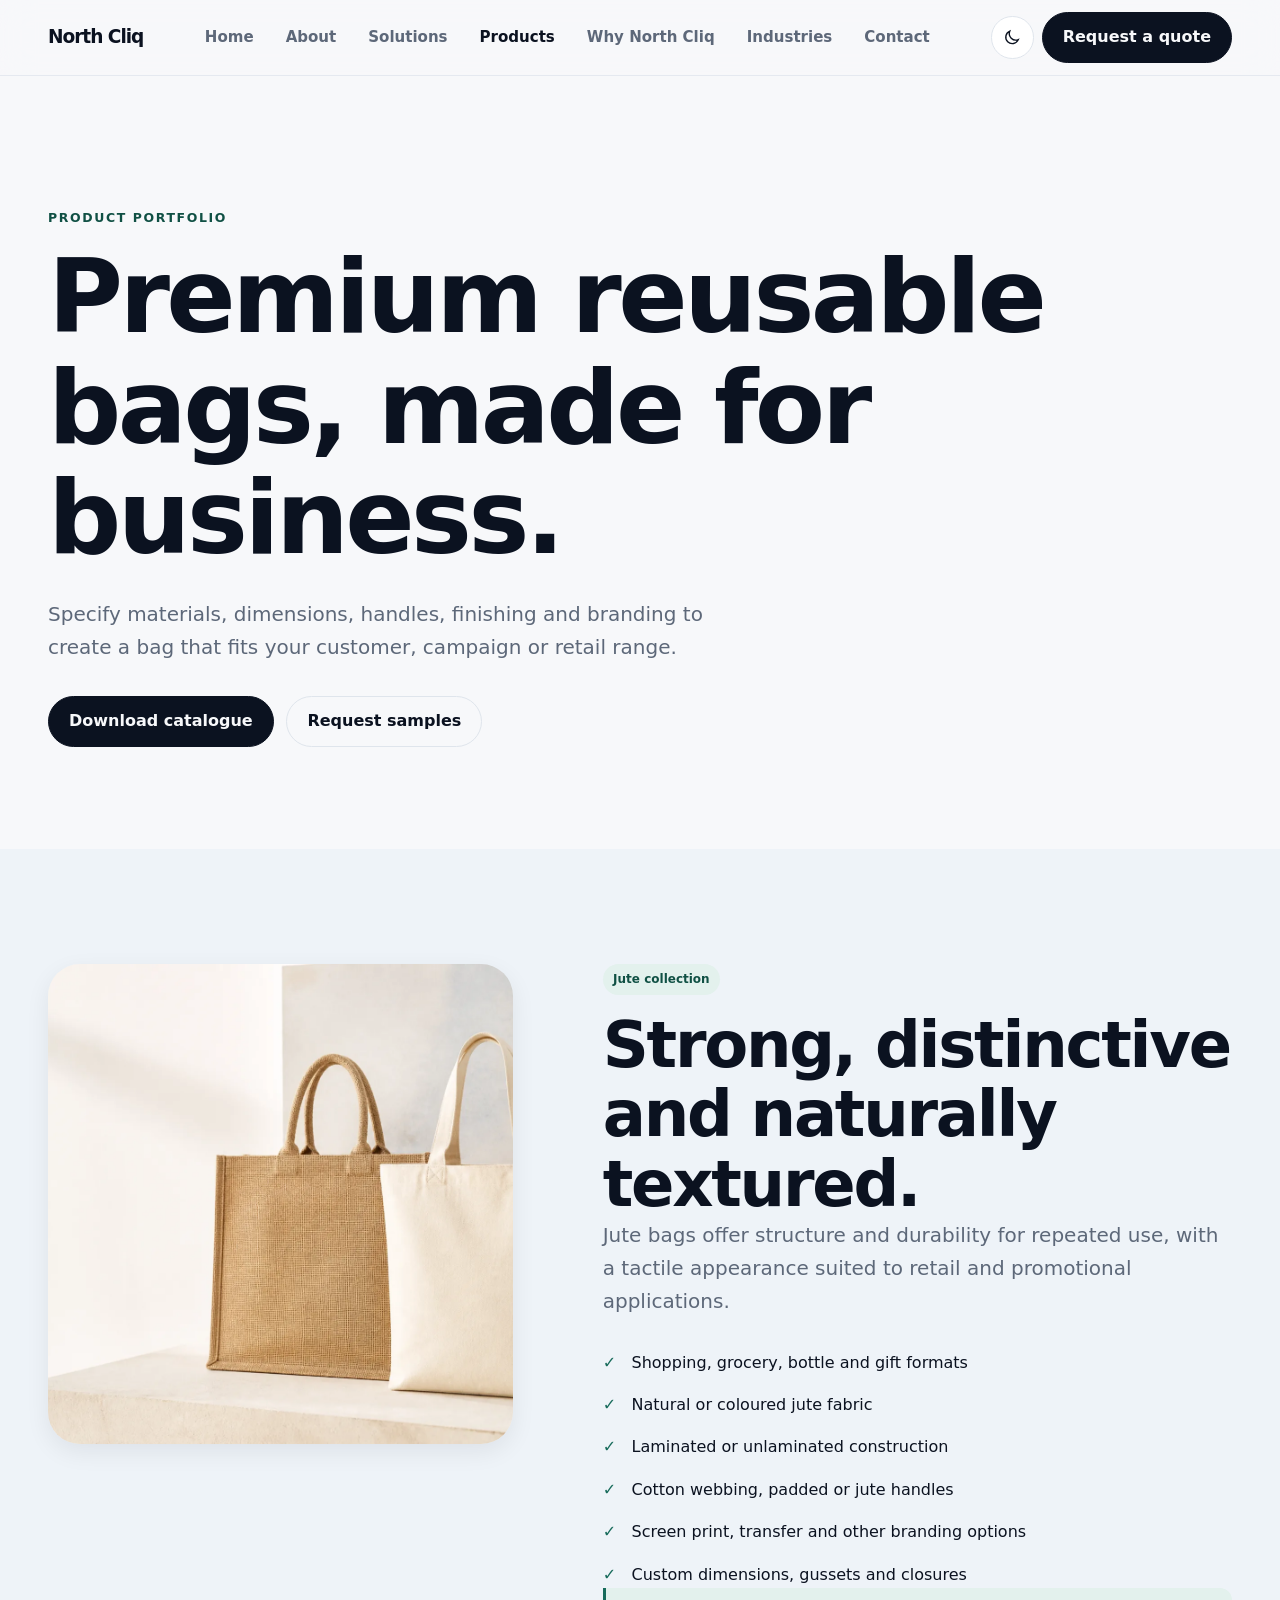
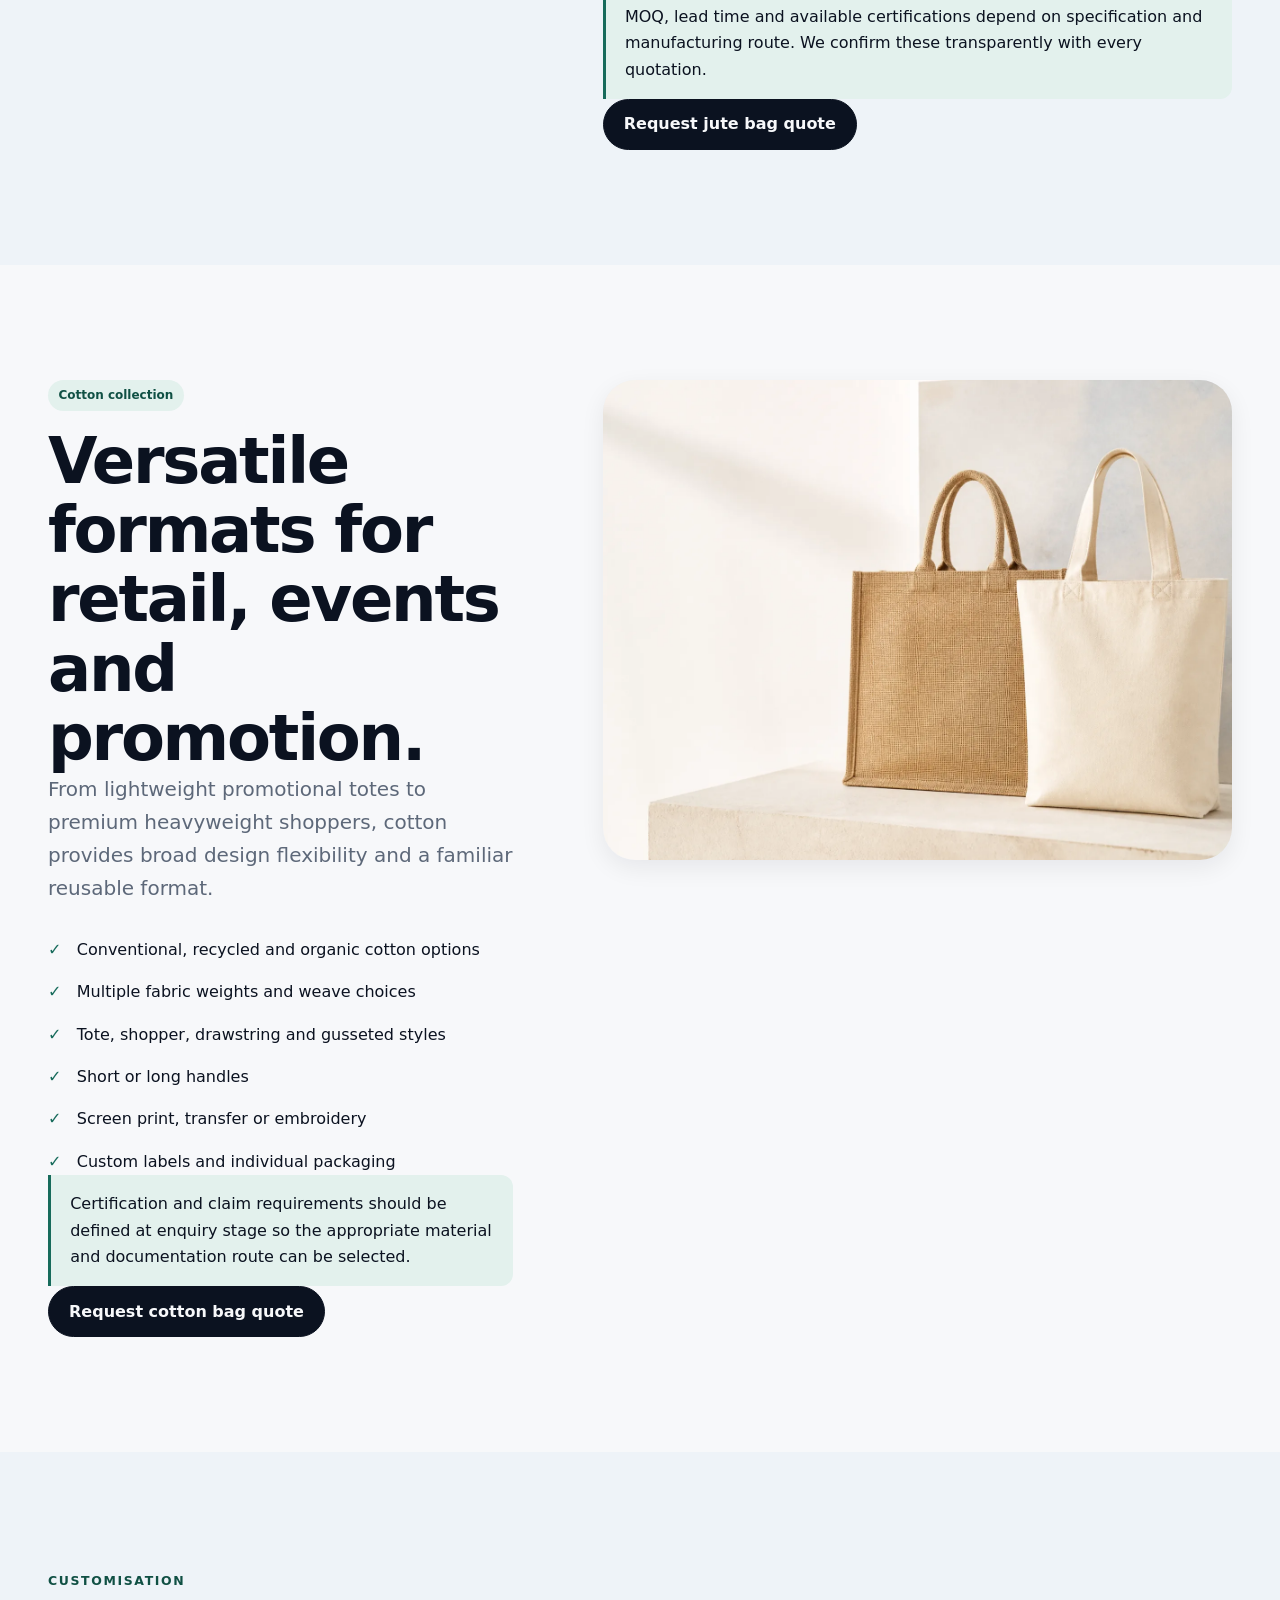
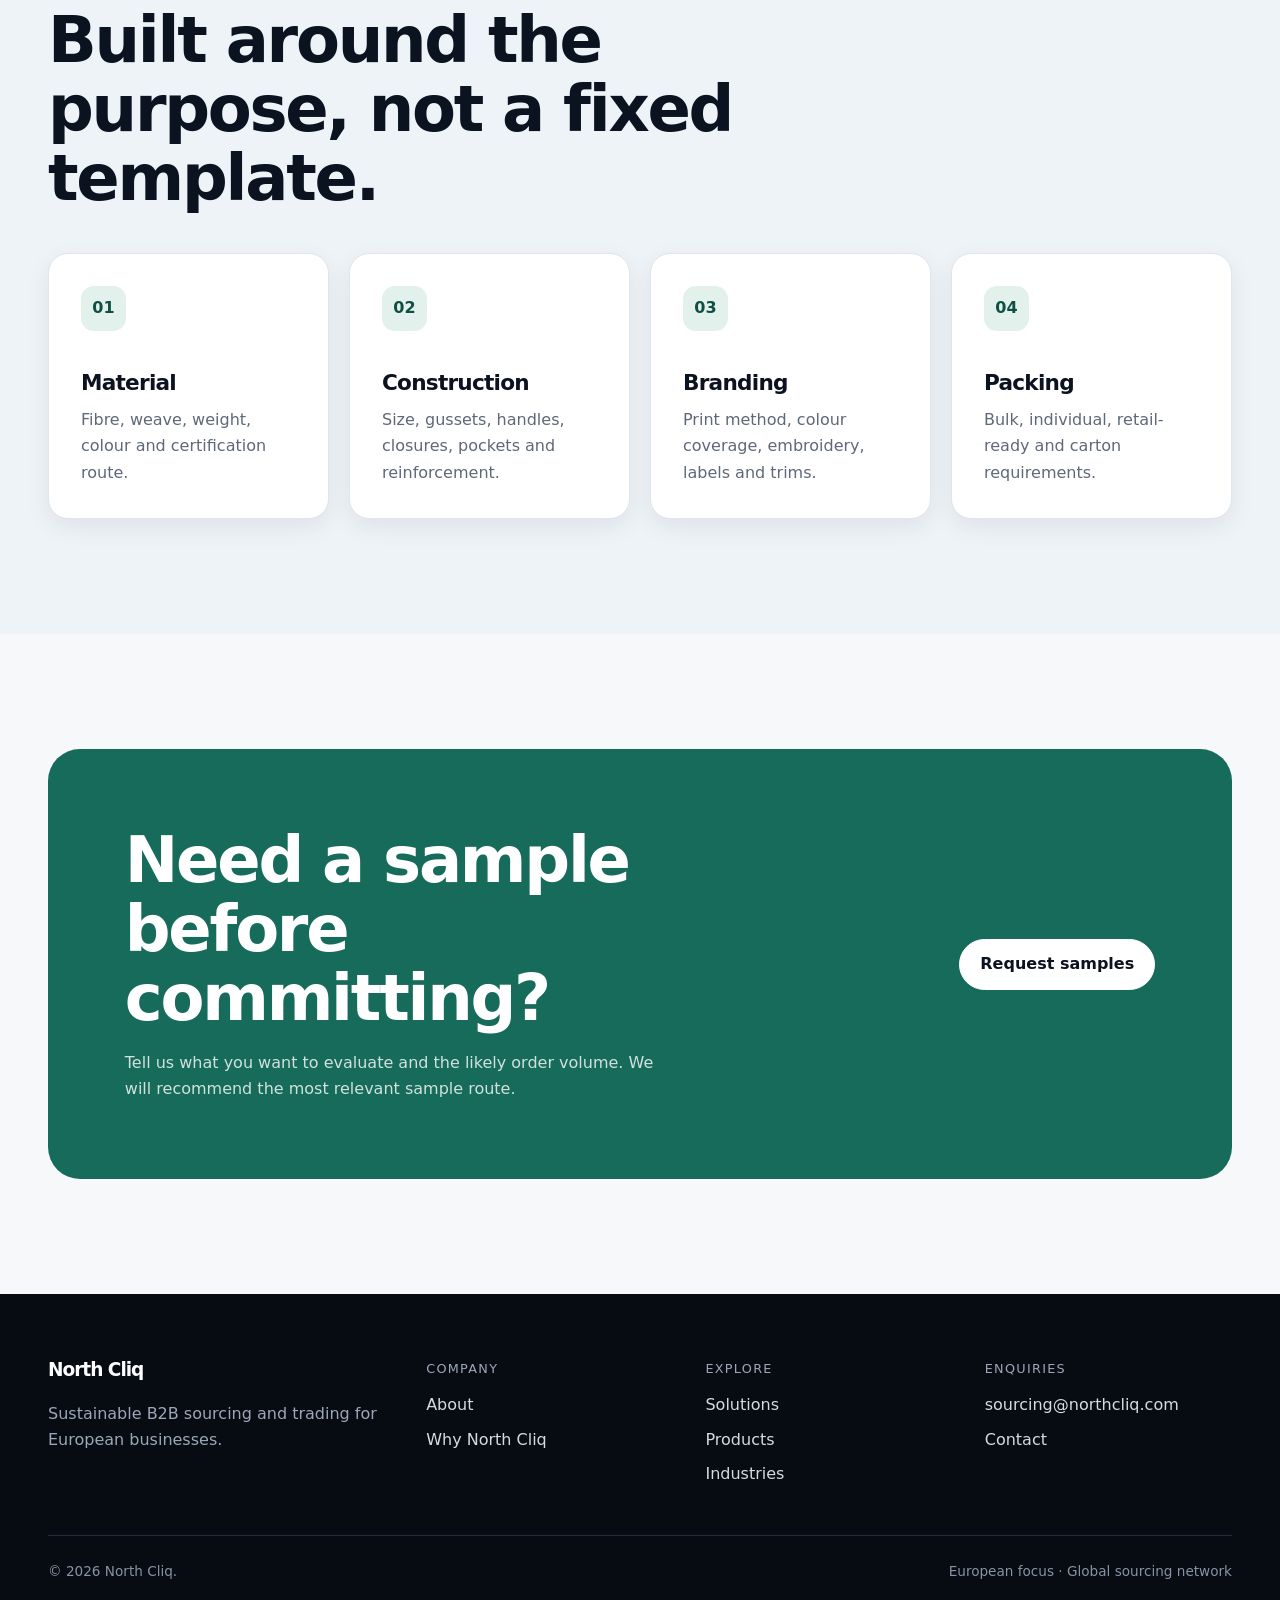
<file: products.html>
<!doctype html><html lang="en"><head><meta charset="utf-8"><meta name="viewport" content="width=device-width, initial-scale=1"><meta name="description" content="Source premium custom jute bags and cotton bags at wholesale volumes with quality control and European delivery support from North Cliq."><title>Jute &amp; Cotton Bags — North Cliq Products</title><link rel="icon" href="favicon.ico" sizes="any"><link rel="stylesheet" href="css/style.css"><script src="js/main.js" defer></script></head><body><a class="skip-link" href="#main">Skip to content</a>
<header class="site-header"><nav class="nav container" aria-label="Main navigation"><a class="brand" href="index.html"><span>North Cliq</span></a><div class="nav-links" data-nav-links id="main-menu"><a href="index.html">Home</a><a href="about.html">About</a><a href="services.html">Solutions</a><a href="products.html" aria-current="page">Products</a><a href="why-north-cliq.html">Why North Cliq</a><a href="industries.html">Industries</a><a href="contact.html">Contact</a></div><div class="nav-actions"><button class="icon-button" type="button" data-theme-toggle aria-label="Switch to dark mode"><svg class="moon-icon" viewBox="0 0 24 24"><path d="M20 15.1A8.5 8.5 0 0 1 8.9 4a8.5 8.5 0 1 0 11.1 11.1Z"/></svg><svg class="sun-icon" viewBox="0 0 24 24"><circle cx="12" cy="12" r="4"/><path d="M12 2v2M12 20v2M2 12h2M20 12h2"/></svg></button><a class="button nav-cta" href="contact.html?intent=quote">Request a quote</a><button class="menu-toggle" type="button" data-menu-toggle aria-expanded="false" aria-controls="main-menu" aria-label="Open navigation"><svg viewBox="0 0 24 24"><path d="M4 7h16M4 12h16M4 17h16"/></svg></button></div></nav></header>
<main id="main"><section class="page-hero"><div class="container reveal"><span class="eyebrow">Product portfolio</span><h1>Premium reusable bags, made for business.</h1><p class="lead">Specify materials, dimensions, handles, finishing and branding to create a bag that fits your customer, campaign or retail range.</p><div class="hero-actions"><a class="button" href="contact.html?intent=catalogue">Download catalogue</a><a class="button button--secondary" href="contact.html?intent=samples">Request samples</a></div></div></section>
<section class="section section--alt" id="jute-bags"><div class="container split"><div class="image-panel reveal"><img src="assets/images/sustainable-bags-hero.webp" width="1600" height="1067" alt="Premium natural jute bag for wholesale customisation"></div><div class="reveal"><span class="tag">Jute collection</span><h2>Strong, distinctive and naturally textured.</h2><p class="lead">Jute bags offer structure and durability for repeated use, with a tactile appearance suited to retail and promotional applications.</p><ul class="check-list"><li>Shopping, grocery, bottle and gift formats</li><li>Natural or coloured jute fabric</li><li>Laminated or unlaminated construction</li><li>Cotton webbing, padded or jute handles</li><li>Screen print, transfer and other branding options</li><li>Custom dimensions, gussets and closures</li></ul><p class="notice">MOQ, lead time and available certifications depend on specification and manufacturing route. We confirm these transparently with every quotation.</p><a class="button" href="contact.html?intent=quote&amp;product=jute">Request jute bag quote</a></div></div></section>
<section class="section" id="cotton-bags"><div class="container split"><div class="reveal"><span class="tag">Cotton collection</span><h2>Versatile formats for retail, events and promotion.</h2><p class="lead">From lightweight promotional totes to premium heavyweight shoppers, cotton provides broad design flexibility and a familiar reusable format.</p><ul class="check-list"><li>Conventional, recycled and organic cotton options</li><li>Multiple fabric weights and weave choices</li><li>Tote, shopper, drawstring and gusseted styles</li><li>Short or long handles</li><li>Screen print, transfer or embroidery</li><li>Custom labels and individual packaging</li></ul><p class="notice">Certification and claim requirements should be defined at enquiry stage so the appropriate material and documentation route can be selected.</p><a class="button" href="contact.html?intent=quote&amp;product=cotton">Request cotton bag quote</a></div><div class="image-panel reveal"><img src="assets/images/sustainable-bags-hero.webp" width="1600" height="1067" alt="Off-white cotton tote bag suitable for custom branding"></div></div></section>
<section class="section section--alt"><div class="container"><div class="section-heading reveal"><span class="eyebrow">Customisation</span><h2>Built around the purpose, not a fixed template.</h2></div><div class="grid-4"><article class="card reveal"><span class="card-icon">01</span><h3>Material</h3><p>Fibre, weave, weight, colour and certification route.</p></article><article class="card reveal"><span class="card-icon">02</span><h3>Construction</h3><p>Size, gussets, handles, closures, pockets and reinforcement.</p></article><article class="card reveal"><span class="card-icon">03</span><h3>Branding</h3><p>Print method, colour coverage, embroidery, labels and trims.</p></article><article class="card reveal"><span class="card-icon">04</span><h3>Packing</h3><p>Bulk, individual, retail-ready and carton requirements.</p></article></div></div></section>
<section class="section"><div class="container cta-panel reveal"><div><h2>Need a sample before committing?</h2><p>Tell us what you want to evaluate and the likely order volume. We will recommend the most relevant sample route.</p></div><a class="button" href="contact.html?intent=samples">Request samples</a></div></section></main>
<footer class="site-footer"><div class="container"><div class="footer-grid"><div><a class="brand" href="index.html"><span>North Cliq</span></a><p class="footer-copy">Sustainable B2B sourcing and trading for European businesses.</p></div><div><p class="footer-title">Company</p><div class="footer-links"><a href="about.html">About</a><a href="why-north-cliq.html">Why North Cliq</a></div></div><div><p class="footer-title">Explore</p><div class="footer-links"><a href="services.html">Solutions</a><a href="products.html">Products</a><a href="industries.html">Industries</a></div></div><div><p class="footer-title">Enquiries</p><div class="footer-links"><a href="mailto:sourcing@northcliq.com">sourcing@northcliq.com</a><a href="contact.html">Contact</a></div></div></div><div class="footer-bottom"><span>© <span data-year>2026</span> North Cliq.</span><span>European focus · Global sourcing network</span></div></div></footer></body></html>
</file>
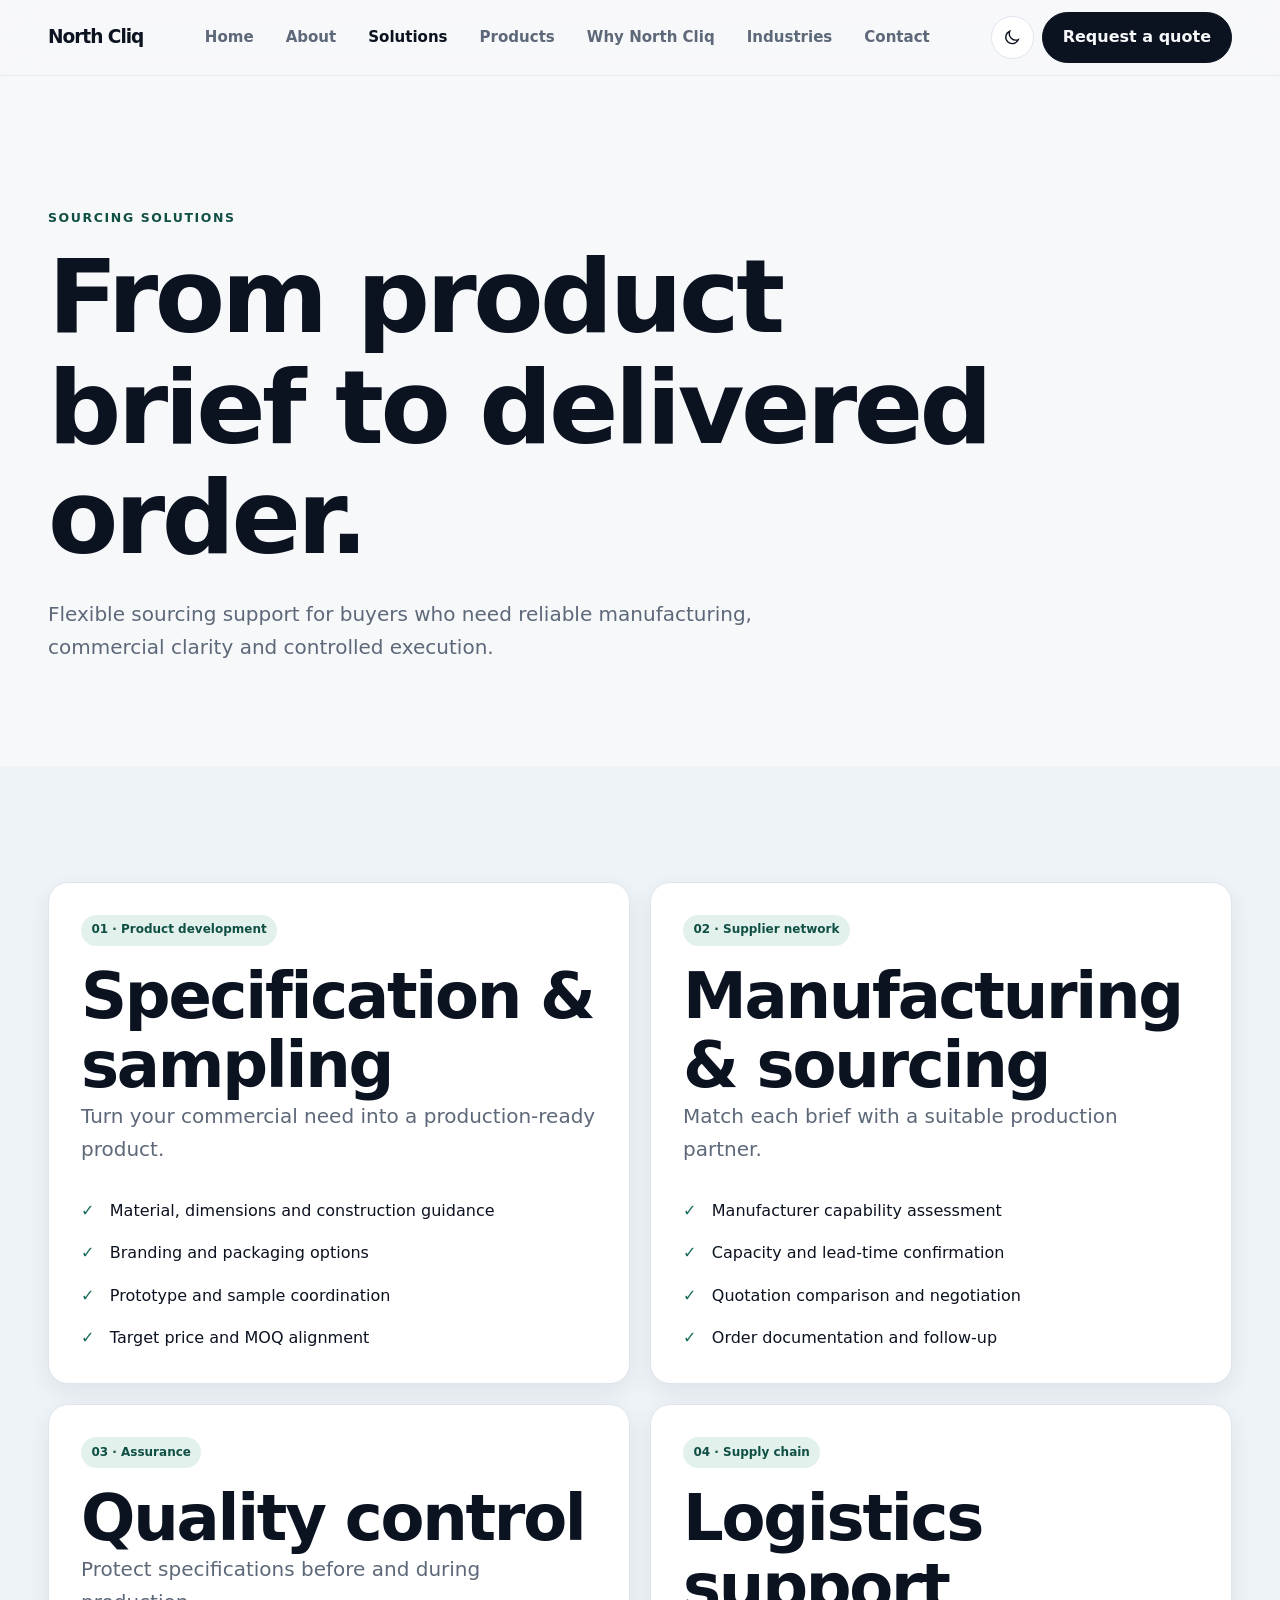
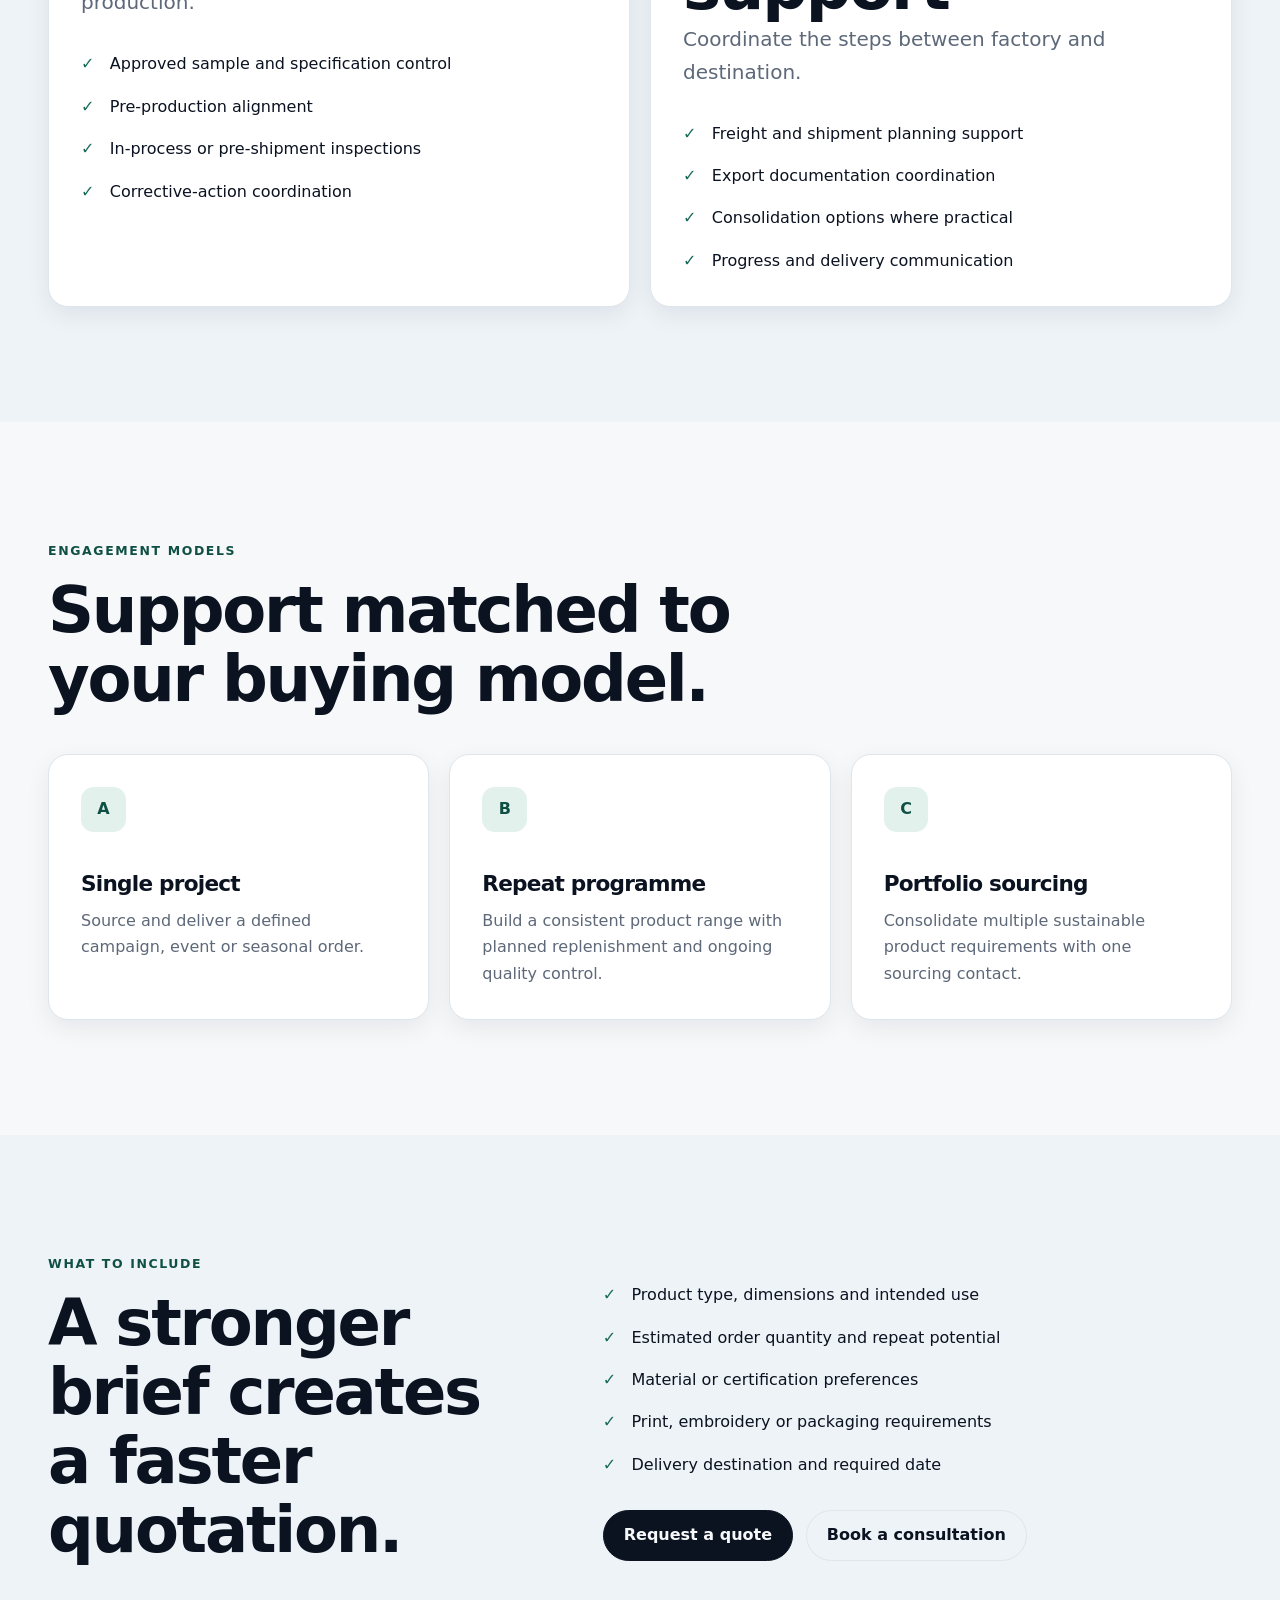
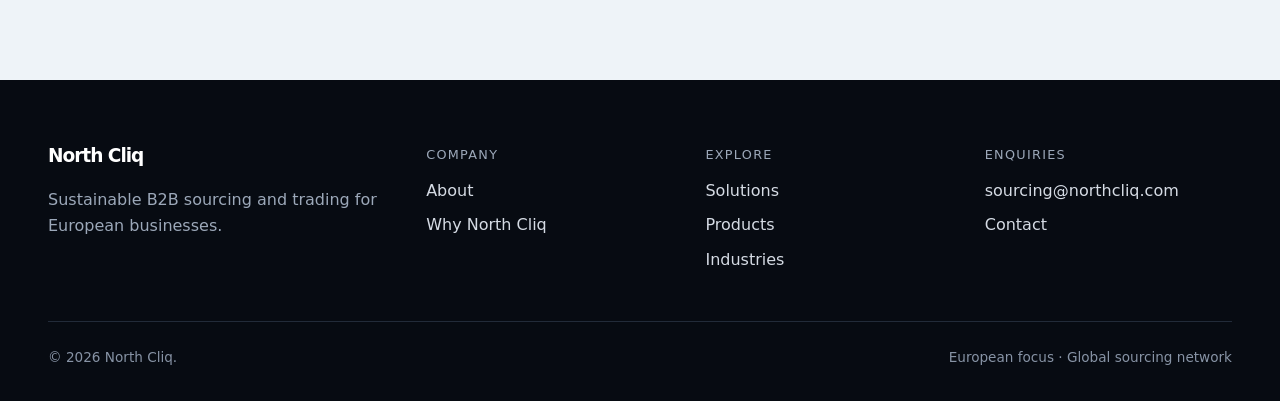
<file: services.html>
<!doctype html><html lang="en"><head><meta charset="utf-8"><meta name="viewport" content="width=device-width, initial-scale=1"><meta name="description" content="North Cliq manages sustainable product sourcing from specifications and supplier matching through sampling, quality inspections and logistics."><title>B2B Sourcing Solutions — North Cliq</title><link rel="icon" href="favicon.ico" sizes="any"><link rel="stylesheet" href="css/style.css"><script src="js/main.js" defer></script></head><body><a class="skip-link" href="#main">Skip to content</a>
<header class="site-header"><nav class="nav container" aria-label="Main navigation"><a class="brand" href="index.html"><span>North Cliq</span></a><div class="nav-links" data-nav-links id="main-menu"><a href="index.html">Home</a><a href="about.html">About</a><a href="services.html" aria-current="page">Solutions</a><a href="products.html">Products</a><a href="why-north-cliq.html">Why North Cliq</a><a href="industries.html">Industries</a><a href="contact.html">Contact</a></div><div class="nav-actions"><button class="icon-button" type="button" data-theme-toggle aria-label="Switch to dark mode"><svg class="moon-icon" viewBox="0 0 24 24"><path d="M20 15.1A8.5 8.5 0 0 1 8.9 4a8.5 8.5 0 1 0 11.1 11.1Z"/></svg><svg class="sun-icon" viewBox="0 0 24 24"><circle cx="12" cy="12" r="4"/><path d="M12 2v2M12 20v2M2 12h2M20 12h2"/></svg></button><a class="button nav-cta" href="contact.html?intent=quote">Request a quote</a><button class="menu-toggle" type="button" data-menu-toggle aria-expanded="false" aria-controls="main-menu" aria-label="Open navigation"><svg viewBox="0 0 24 24"><path d="M4 7h16M4 12h16M4 17h16"/></svg></button></div></nav></header>
<main id="main"><section class="page-hero"><div class="container reveal"><span class="eyebrow">Sourcing solutions</span><h1>From product brief to delivered order.</h1><p class="lead">Flexible sourcing support for buyers who need reliable manufacturing, commercial clarity and controlled execution.</p></div></section>
<section class="section section--alt"><div class="container grid-2"><article class="card reveal"><span class="tag">01 · Product development</span><h2>Specification &amp; sampling</h2><p class="lead">Turn your commercial need into a production-ready product.</p><ul class="check-list"><li>Material, dimensions and construction guidance</li><li>Branding and packaging options</li><li>Prototype and sample coordination</li><li>Target price and MOQ alignment</li></ul></article><article class="card reveal"><span class="tag">02 · Supplier network</span><h2>Manufacturing &amp; sourcing</h2><p class="lead">Match each brief with a suitable production partner.</p><ul class="check-list"><li>Manufacturer capability assessment</li><li>Capacity and lead-time confirmation</li><li>Quotation comparison and negotiation</li><li>Order documentation and follow-up</li></ul></article><article class="card reveal"><span class="tag">03 · Assurance</span><h2>Quality control</h2><p class="lead">Protect specifications before and during production.</p><ul class="check-list"><li>Approved sample and specification control</li><li>Pre-production alignment</li><li>In-process or pre-shipment inspections</li><li>Corrective-action coordination</li></ul></article><article class="card reveal"><span class="tag">04 · Supply chain</span><h2>Logistics support</h2><p class="lead">Coordinate the steps between factory and destination.</p><ul class="check-list"><li>Freight and shipment planning support</li><li>Export documentation coordination</li><li>Consolidation options where practical</li><li>Progress and delivery communication</li></ul></article></div></section>
<section class="section"><div class="container"><div class="section-heading reveal"><span class="eyebrow">Engagement models</span><h2>Support matched to your buying model.</h2></div><div class="grid-3"><article class="card reveal"><span class="card-icon">A</span><h3>Single project</h3><p>Source and deliver a defined campaign, event or seasonal order.</p></article><article class="card reveal"><span class="card-icon">B</span><h3>Repeat programme</h3><p>Build a consistent product range with planned replenishment and ongoing quality control.</p></article><article class="card reveal"><span class="card-icon">C</span><h3>Portfolio sourcing</h3><p>Consolidate multiple sustainable product requirements with one sourcing contact.</p></article></div></div></section>
<section class="section section--alt"><div class="container split reveal"><div><span class="eyebrow">What to include</span><h2>A stronger brief creates a faster quotation.</h2></div><div><ul class="check-list"><li>Product type, dimensions and intended use</li><li>Estimated order quantity and repeat potential</li><li>Material or certification preferences</li><li>Print, embroidery or packaging requirements</li><li>Delivery destination and required date</li></ul><div class="hero-actions"><a class="button" href="contact.html?intent=quote">Request a quote</a><a class="button button--secondary" href="contact.html?intent=consultation">Book a consultation</a></div></div></div></section></main>
<footer class="site-footer"><div class="container"><div class="footer-grid"><div><a class="brand" href="index.html"><span>North Cliq</span></a><p class="footer-copy">Sustainable B2B sourcing and trading for European businesses.</p></div><div><p class="footer-title">Company</p><div class="footer-links"><a href="about.html">About</a><a href="why-north-cliq.html">Why North Cliq</a></div></div><div><p class="footer-title">Explore</p><div class="footer-links"><a href="services.html">Solutions</a><a href="products.html">Products</a><a href="industries.html">Industries</a></div></div><div><p class="footer-title">Enquiries</p><div class="footer-links"><a href="mailto:sourcing@northcliq.com">sourcing@northcliq.com</a><a href="contact.html">Contact</a></div></div></div><div class="footer-bottom"><span>© <span data-year>2026</span> North Cliq.</span><span>European focus · Global sourcing network</span></div></div></footer></body></html>
</file>
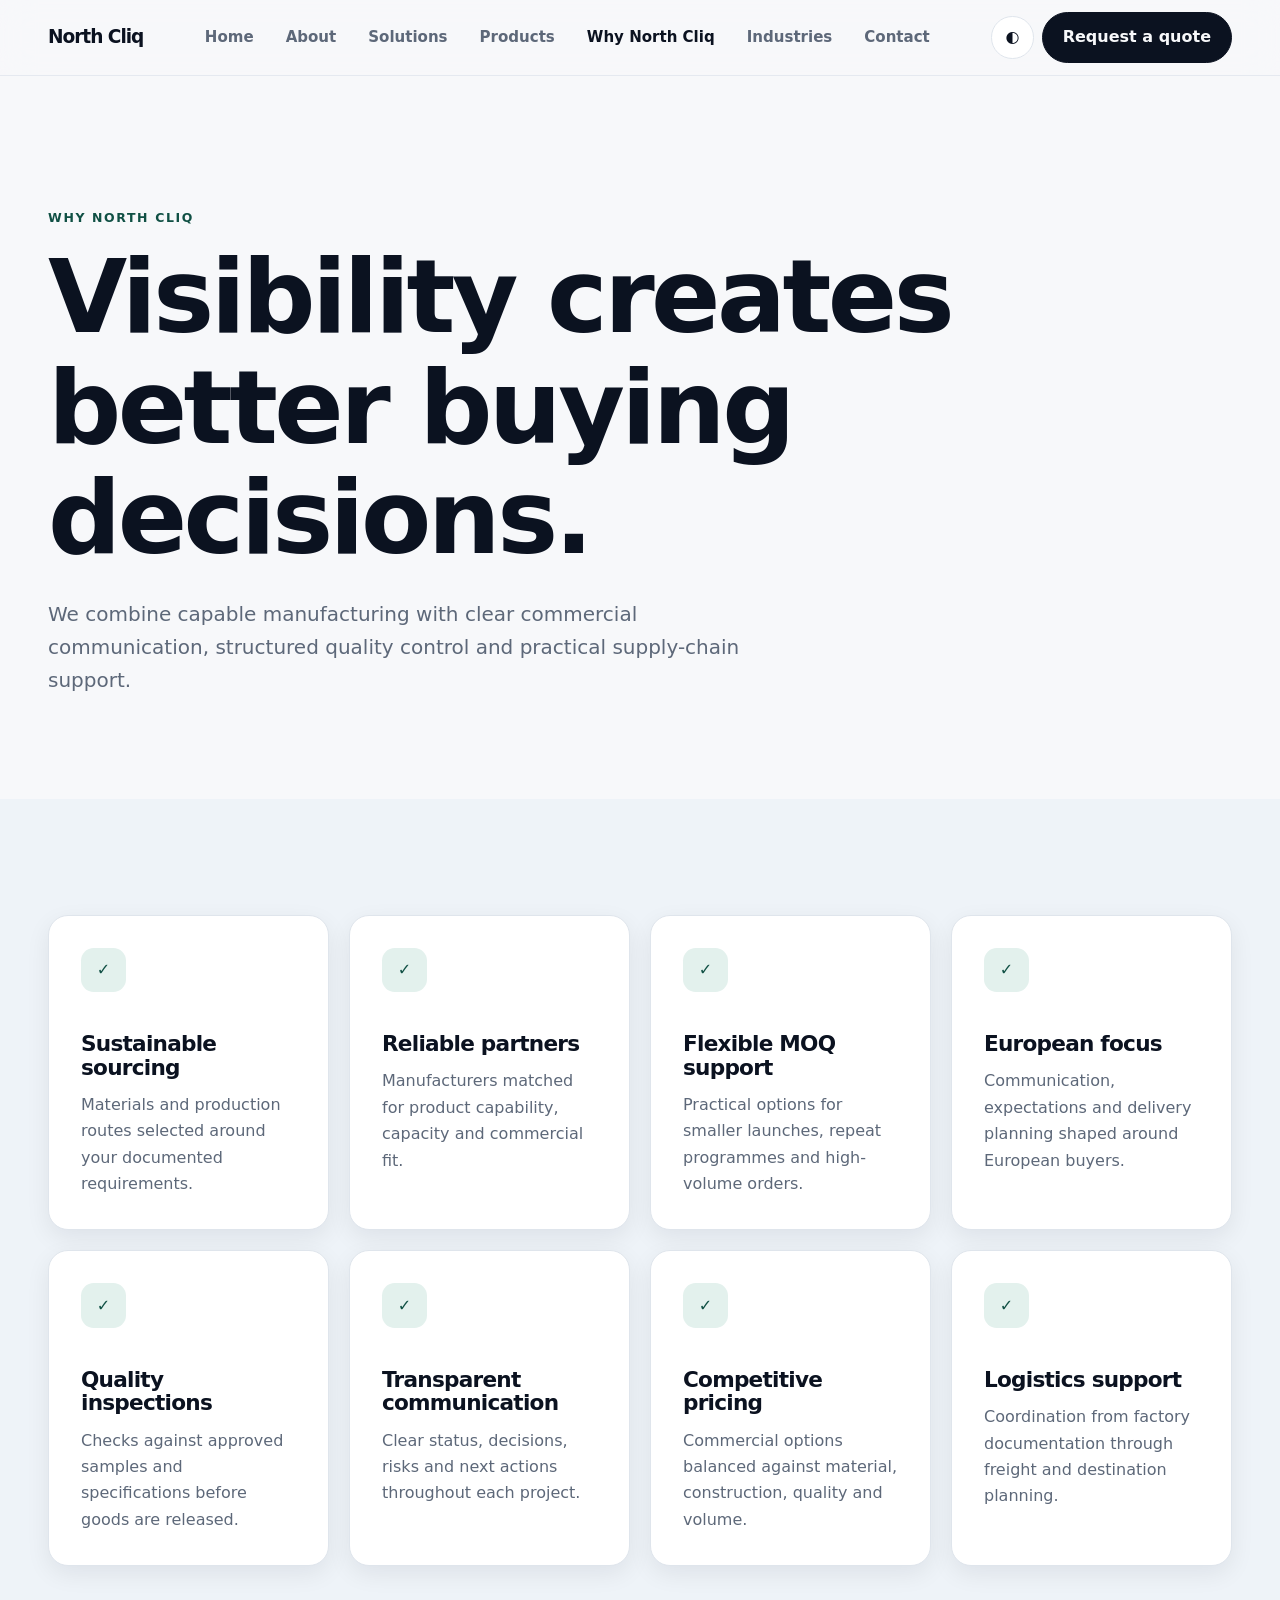
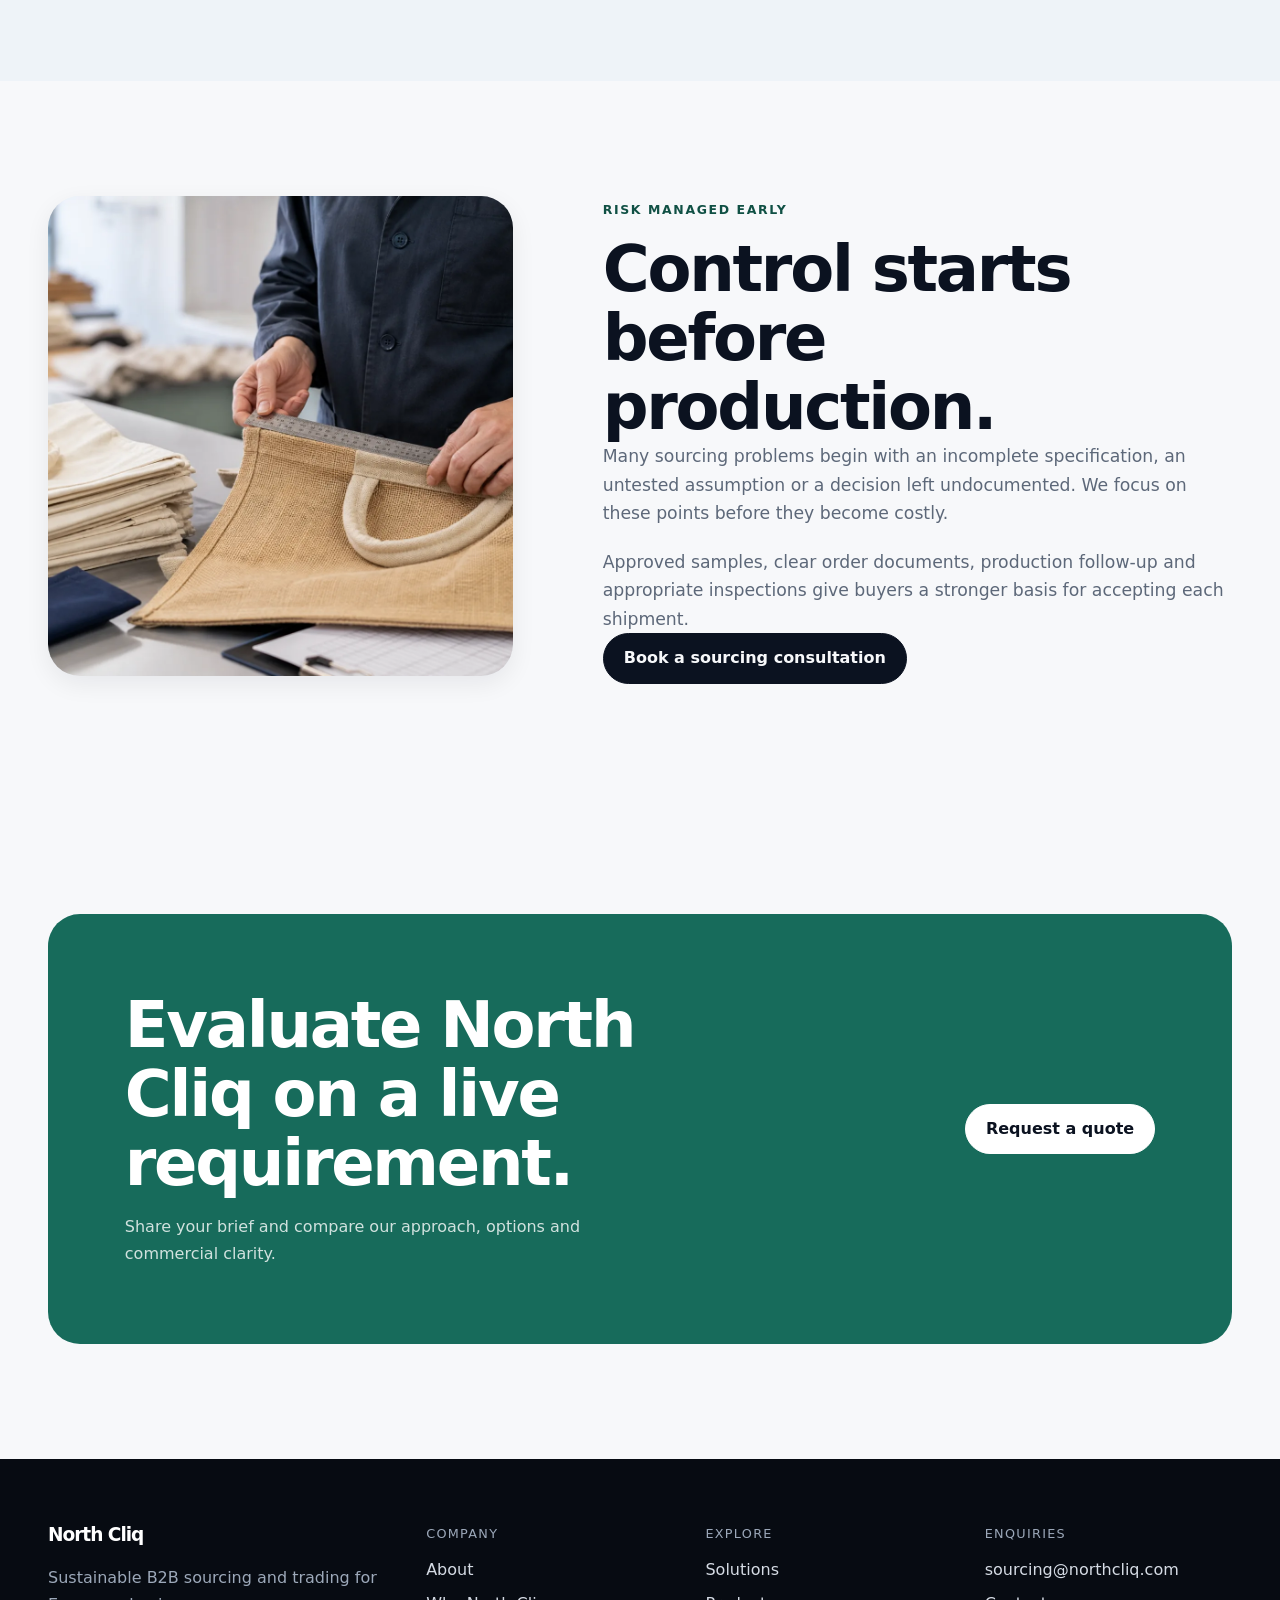
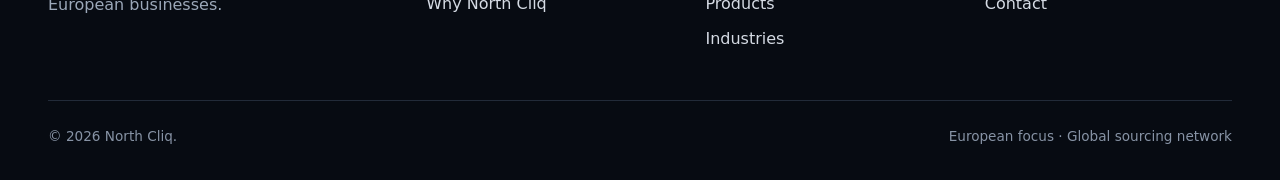
<file: why-north-cliq.html>
<!doctype html><html lang="en"><head><meta charset="utf-8"><meta name="viewport" content="width=device-width, initial-scale=1"><meta name="description" content="Why European buyers choose North Cliq for transparent sustainable sourcing, quality inspections, flexible MOQs and logistics support."><title>Why North Cliq — Transparent B2B Sourcing</title><link rel="icon" href="favicon.ico" sizes="any"><link rel="stylesheet" href="css/style.css"><script src="js/main.js" defer></script></head><body><a class="skip-link" href="#main">Skip to content</a>
<header class="site-header"><nav class="nav container" aria-label="Main navigation"><a class="brand" href="index.html"><span>North Cliq</span></a><div class="nav-links" data-nav-links id="main-menu"><a href="index.html">Home</a><a href="about.html">About</a><a href="services.html">Solutions</a><a href="products.html">Products</a><a href="why-north-cliq.html" aria-current="page">Why North Cliq</a><a href="industries.html">Industries</a><a href="contact.html">Contact</a></div><div class="nav-actions"><button class="icon-button" type="button" data-theme-toggle aria-label="Switch to dark mode">◐</button><a class="button nav-cta" href="contact.html?intent=quote">Request a quote</a><button class="menu-toggle" type="button" data-menu-toggle aria-expanded="false" aria-controls="main-menu" aria-label="Open navigation"><svg viewBox="0 0 24 24"><path d="M4 7h16M4 12h16M4 17h16"/></svg></button></div></nav></header>
<main id="main"><section class="page-hero"><div class="container reveal"><span class="eyebrow">Why North Cliq</span><h1>Visibility creates better buying decisions.</h1><p class="lead">We combine capable manufacturing with clear commercial communication, structured quality control and practical supply-chain support.</p></div></section>
<section class="section section--alt"><div class="container grid-4"><article class="card reveal"><span class="card-icon">✓</span><h3>Sustainable sourcing</h3><p>Materials and production routes selected around your documented requirements.</p></article><article class="card reveal"><span class="card-icon">✓</span><h3>Reliable partners</h3><p>Manufacturers matched for product capability, capacity and commercial fit.</p></article><article class="card reveal"><span class="card-icon">✓</span><h3>Flexible MOQ support</h3><p>Practical options for smaller launches, repeat programmes and high-volume orders.</p></article><article class="card reveal"><span class="card-icon">✓</span><h3>European focus</h3><p>Communication, expectations and delivery planning shaped around European buyers.</p></article><article class="card reveal"><span class="card-icon">✓</span><h3>Quality inspections</h3><p>Checks against approved samples and specifications before goods are released.</p></article><article class="card reveal"><span class="card-icon">✓</span><h3>Transparent communication</h3><p>Clear status, decisions, risks and next actions throughout each project.</p></article><article class="card reveal"><span class="card-icon">✓</span><h3>Competitive pricing</h3><p>Commercial options balanced against material, construction, quality and volume.</p></article><article class="card reveal"><span class="card-icon">✓</span><h3>Logistics support</h3><p>Coordination from factory documentation through freight and destination planning.</p></article></div></section>
<section class="section"><div class="container split"><div class="image-panel reveal"><img src="assets/images/quality-inspection.webp" width="1400" height="1050" alt="Quality control check on reusable bag production"></div><div class="reveal"><span class="eyebrow">Risk managed early</span><h2>Control starts before production.</h2><div class="prose"><p>Many sourcing problems begin with an incomplete specification, an untested assumption or a decision left undocumented. We focus on these points before they become costly.</p><p>Approved samples, clear order documents, production follow-up and appropriate inspections give buyers a stronger basis for accepting each shipment.</p></div><a class="button" href="contact.html?intent=consultation">Book a sourcing consultation</a></div></div></section>
<section class="section"><div class="container cta-panel reveal"><div><h2>Evaluate North Cliq on a live requirement.</h2><p>Share your brief and compare our approach, options and commercial clarity.</p></div><a class="button" href="contact.html?intent=quote">Request a quote</a></div></section></main>
<footer class="site-footer"><div class="container"><div class="footer-grid"><div><a class="brand" href="index.html"><span>North Cliq</span></a><p class="footer-copy">Sustainable B2B sourcing and trading for European businesses.</p></div><div><p class="footer-title">Company</p><div class="footer-links"><a href="about.html">About</a><a href="why-north-cliq.html">Why North Cliq</a></div></div><div><p class="footer-title">Explore</p><div class="footer-links"><a href="services.html">Solutions</a><a href="products.html">Products</a><a href="industries.html">Industries</a></div></div><div><p class="footer-title">Enquiries</p><div class="footer-links"><a href="mailto:sourcing@northcliq.com">sourcing@northcliq.com</a><a href="contact.html">Contact</a></div></div></div><div class="footer-bottom"><span>© <span data-year>2026</span> North Cliq.</span><span>European focus · Global sourcing network</span></div></div></footer></body></html>
</file>
<file: css/style.css>
/* North Cliq shared layout and component styles. */
@import url("variables.css");

*, *::before, *::after { box-sizing: border-box; }
html { scroll-behavior: smooth; scroll-padding-top: calc(var(--header-height) + 1rem); }
body { margin: 0; background: var(--color-bg); color: var(--color-text); font-family: Inter, ui-sans-serif, system-ui, -apple-system, BlinkMacSystemFont, "Segoe UI", sans-serif; font-size: 1rem; line-height: 1.65; -webkit-font-smoothing: antialiased; }
body.nav-open { overflow: hidden; }
a { color: inherit; text-decoration: none; }
img, svg { display: block; max-width: 100%; }
button, input, textarea, select { font: inherit; }
button { color: inherit; }
:focus-visible { outline: 3px solid var(--color-primary); outline-offset: 3px; }
.skip-link { position: fixed; left: 1rem; top: -5rem; z-index: 100; padding: .7rem 1rem; background: var(--color-text); color: var(--color-bg); border-radius: var(--radius-sm); }
.skip-link:focus { top: 1rem; }
.container { width: min(calc(100% - 2rem), var(--container)); margin-inline: auto; }
.section { padding: clamp(4.5rem, 9vw, 7.5rem) 0; }
.section--tight { padding: clamp(3rem, 6vw, 5rem) 0; }
.section--alt { background: var(--color-surface-alt); }
.section-heading { max-width: 44rem; margin-bottom: 2.5rem; }
.eyebrow { display: inline-block; margin-bottom: .85rem; color: var(--color-primary-dark); font-size: .78rem; font-weight: 750; letter-spacing: .13em; text-transform: uppercase; }
h1, h2, h3 { margin: 0; font-weight: 680; line-height: 1.08; letter-spacing: -.035em; }
h1 { font-size: clamp(3rem, 8vw, 6.5rem); max-width: 12ch; }
h2 { font-size: clamp(2.25rem, 5vw, 4rem); }
h3 { font-size: 1.35rem; }
p { margin: 0; }
.lead { color: var(--color-muted); font-size: clamp(1.05rem, 2vw, 1.25rem); max-width: 44rem; }
.section-heading .lead { margin-top: 1.1rem; }
.site-header { position: sticky; top: 0; z-index: 50; height: var(--header-height); background: color-mix(in srgb, var(--color-bg) 88%, transparent); border-bottom: 1px solid color-mix(in srgb, var(--color-line) 75%, transparent); backdrop-filter: blur(16px); }
.nav { height: 100%; display: flex; align-items: center; justify-content: space-between; gap: 1.5rem; }
.brand { display: inline-flex; align-items: center; color: var(--color-text); font-size: 1.16rem; font-weight: 720; letter-spacing: -.055em; line-height: 1; }
.site-footer .brand { color: #fff; }
.nav-links { display: flex; align-items: center; gap: clamp(1rem, 2.5vw, 2rem); }
.nav-links a { color: var(--color-muted); font-size: .94rem; font-weight: 600; transition: color var(--transition); }
.nav-links a:hover, .nav-links a[aria-current="page"] { color: var(--color-text); }
.nav-actions { display: flex; align-items: center; gap: .5rem; }
.icon-button, .menu-toggle { width: 2.65rem; height: 2.65rem; display: grid; place-items: center; border: 1px solid var(--color-line); border-radius: 50%; background: var(--color-surface); cursor: pointer; transition: transform var(--transition), background var(--transition); }
.icon-button:hover, .menu-toggle:hover { transform: translateY(-2px); background: var(--color-surface-alt); }
.icon-button svg, .menu-toggle svg { width: 1.15rem; height: 1.15rem; fill: none; stroke: currentColor; stroke-width: 1.8; }
.sun-icon, [data-theme="dark"] .moon-icon { display: none; }
[data-theme="dark"] .sun-icon { display: block; }
.menu-toggle { display: none; }
.button { display: inline-flex; align-items: center; justify-content: center; min-height: 3.15rem; padding: .7rem 1.25rem; border: 1px solid var(--color-text); border-radius: 999px; background: var(--color-text); color: var(--color-bg); font-weight: 700; transition: transform var(--transition), box-shadow var(--transition); }
.button:hover { transform: translateY(-2px); box-shadow: var(--shadow-sm); }
.button--secondary { border-color: var(--color-line); background: transparent; color: var(--color-text); }
.hero { min-height: calc(100svh - var(--header-height)); display: grid; align-items: center; overflow: hidden; }
.hero-grid { display: grid; grid-template-columns: 1.08fr .92fr; align-items: center; gap: clamp(2rem, 6vw, 6rem); padding-block: 4rem; }
.hero-copy .lead { margin-top: 1.5rem; }
.hero-actions { display: flex; flex-wrap: wrap; gap: .8rem; margin-top: 2rem; }
.hero-note { margin-top: 1.25rem; color: var(--color-muted); font-size: .88rem; }
.hero-art { position: relative; min-height: 34rem; border-radius: var(--radius-lg); overflow: hidden; background: #eee8de; box-shadow: var(--shadow-lg); isolation: isolate; }
.hero-art > img { width: 100%; height: 100%; position: absolute; inset: 0; object-fit: cover; }
.art-card { position: absolute; z-index: 2; padding: 1.1rem; border: 1px solid rgba(255,255,255,.2); border-radius: 1.1rem; background: rgba(255,255,255,.12); color: #fff; backdrop-filter: blur(16px); }
.art-card strong { display: block; font-size: 1.8rem; }
.art-card span { color: rgba(255,255,255,.74); font-size: .83rem; }
.art-card--one { left: 1.5rem; top: 1.5rem; background: rgba(11,18,32,.78); }
.art-card--two { right: 1.5rem; bottom: 1.5rem; background: rgba(11,18,32,.78); }
.grid-2, .grid-3, .grid-4 { display: grid; gap: 1.25rem; }
.grid-2 { grid-template-columns: repeat(2, 1fr); }
.grid-3 { grid-template-columns: repeat(3, 1fr); }
.grid-4 { grid-template-columns: repeat(4, 1fr); }
.card { height: 100%; padding: clamp(1.5rem, 3vw, 2rem); background: var(--color-surface); border: 1px solid var(--color-line); border-radius: var(--radius-md); box-shadow: var(--shadow-sm); transition: transform var(--transition), border-color var(--transition); }
.card:hover { transform: translateY(-4px); border-color: color-mix(in srgb, var(--color-primary) 45%, var(--color-line)); }
.card-icon { width: 2.8rem; height: 2.8rem; display: grid; place-items: center; margin-bottom: 2.5rem; border-radius: .8rem; background: var(--color-primary-soft); color: var(--color-primary-dark); font-weight: 800; }
.card h3 + p { margin-top: .8rem; color: var(--color-muted); }
.text-link { display: inline-flex; margin-top: 1.25rem; color: var(--color-primary-dark); font-weight: 700; }
.split { display: grid; grid-template-columns: .85fr 1.15fr; gap: clamp(2rem, 7vw, 7rem); align-items: start; }
.prose { display: grid; gap: 1.25rem; color: var(--color-muted); font-size: 1.08rem; }
.check-list { display: grid; gap: 1rem; padding: 0; margin: 2rem 0 0; list-style: none; }
.check-list li { position: relative; padding-left: 1.8rem; }
.check-list li::before { content: "✓"; position: absolute; left: 0; color: var(--color-primary); font-weight: 800; }
.metrics { display: grid; grid-template-columns: repeat(3, 1fr); gap: 1px; margin-top: 3rem; overflow: hidden; background: var(--color-line); border: 1px solid var(--color-line); border-radius: var(--radius-md); }
.metric { padding: 1.5rem; background: var(--color-surface); }
.metric strong { display: block; font-size: 2rem; }
.metric span { color: var(--color-muted); font-size: .9rem; }
.page-hero { padding: clamp(5rem, 10vw, 8.5rem) 0 clamp(4rem, 8vw, 7rem); }
.page-hero h1 { max-width: 14ch; }
.page-hero .lead { margin-top: 1.5rem; }
.tag { display: inline-flex; padding: .35rem .65rem; margin-bottom: 1rem; border-radius: 999px; background: var(--color-primary-soft); color: var(--color-primary-dark); font-size: .75rem; font-weight: 750; }
.trust-strip { padding: 1.1rem 0; background: var(--color-text); color: var(--color-bg); }
.trust-list { display: flex; flex-wrap: wrap; justify-content: space-between; gap: .7rem 1.5rem; margin: 0; padding: 0; list-style: none; font-size: .83rem; font-weight: 700; letter-spacing: .03em; }
.trust-list li::before { content: "✓"; margin-right: .45rem; color: #6fc6b1; }
.image-panel { min-height: 30rem; overflow: hidden; border-radius: var(--radius-lg); background: var(--color-surface-alt); box-shadow: var(--shadow-sm); }
.image-panel img { width: 100%; height: 100%; min-height: inherit; object-fit: cover; }
.product-card { overflow: hidden; padding: 0; }
.product-card__visual { height: 19rem; background: #eee8de; overflow: hidden; }
.product-card__visual img { width: 100%; height: 100%; object-fit: cover; }
.product-card:first-child .product-card__visual img { object-position: 66% center; }
.product-card:last-child .product-card__visual img { object-position: 90% center; }
.product-card__body { padding: clamp(1.5rem, 3vw, 2rem); }
.spec-list { display: flex; flex-wrap: wrap; gap: .5rem; margin: 1.2rem 0 0; padding: 0; list-style: none; }
.spec-list li { padding: .3rem .6rem; border: 1px solid var(--color-line); border-radius: 999px; color: var(--color-muted); font-size: .78rem; }
.process { counter-reset: step; }
.process .card { position: relative; }
.process .card::after { counter-increment: step; content: "0" counter(step); position: absolute; right: 1.4rem; top: 1.2rem; color: var(--color-line); font-size: 2rem; font-weight: 800; }
.notice { padding: 1rem 1.2rem; border-left: 3px solid var(--color-primary); background: var(--color-primary-soft); color: var(--color-text); border-radius: 0 var(--radius-sm) var(--radius-sm) 0; }
.quote { padding: clamp(2rem, 5vw, 4rem); border-radius: var(--radius-lg); background: var(--color-text); color: var(--color-bg); }
.quote blockquote { margin: 0; max-width: 38ch; font-size: clamp(1.5rem, 3vw, 2.4rem); line-height: 1.3; letter-spacing: -.025em; }
.quote footer { margin-top: 1.5rem; opacity: .7; }
.cta-panel { padding: clamp(2rem, 6vw, 5rem); display: flex; align-items: center; justify-content: space-between; gap: 2rem; border-radius: var(--radius-lg); background: var(--color-primary); color: #fff; }
.cta-panel h2 { max-width: 13ch; }
.cta-panel p { max-width: 34rem; margin-top: 1rem; color: rgba(255,255,255,.8); }
.cta-panel .button { flex: 0 0 auto; background: #fff; border-color: #fff; color: #0b1220; }
.contact-layout { display: grid; grid-template-columns: .8fr 1.2fr; gap: clamp(2rem, 7vw, 6rem); }
.contact-list { display: grid; gap: 1.5rem; margin-top: 2rem; }
.contact-list dt { font-weight: 750; }
.contact-list dd { margin: .2rem 0 0; color: var(--color-muted); }
.form { display: grid; gap: 1.1rem; padding: clamp(1.5rem, 4vw, 2.5rem); background: var(--color-surface); border: 1px solid var(--color-line); border-radius: var(--radius-md); box-shadow: var(--shadow-sm); }
.field-row { display: grid; grid-template-columns: 1fr 1fr; gap: 1rem; }
.field { display: grid; gap: .4rem; }
.field label { font-size: .9rem; font-weight: 700; }
.field input, .field textarea, .field select { width: 100%; padding: .85rem 1rem; border: 1px solid var(--color-line); border-radius: var(--radius-sm); background: var(--color-bg); color: var(--color-text); }
.field textarea { min-height: 9rem; resize: vertical; }
.form-status { min-height: 1.5rem; color: var(--color-primary-dark); font-weight: 650; }
.site-footer { padding: 4rem 0 2rem; background: #070b12; color: #fff; }
.footer-grid { display: grid; grid-template-columns: 1.4fr repeat(3, 1fr); gap: 2rem; }
.footer-copy { max-width: 23rem; margin-top: 1rem; color: #9ca8b9; }
.footer-title { margin-bottom: .8rem; font-size: .8rem; color: #9ca8b9; letter-spacing: .1em; text-transform: uppercase; }
.footer-links { display: grid; gap: .5rem; }
.footer-links a { color: #d5dbe4; }
.footer-links a:hover { color: #fff; }
.footer-bottom { display: flex; justify-content: space-between; gap: 1rem; margin-top: 3rem; padding-top: 1.5rem; border-top: 1px solid #222b39; color: #8793a5; font-size: .85rem; }
.reveal { opacity: 0; transform: translateY(18px); transition: opacity 600ms ease, transform 600ms ease; }
.reveal.is-visible { opacity: 1; transform: none; }

@media (max-width: 1080px) {
  .menu-toggle { display: grid; }
  .nav-links { position: fixed; inset: var(--header-height) 0 auto; display: grid; padding: 1.5rem 1rem 2rem; background: var(--color-bg); border-bottom: 1px solid var(--color-line); transform: translateY(-130%); visibility: hidden; transition: transform 240ms ease, visibility 240ms; }
  .nav-links.is-open { transform: translateY(0); visibility: visible; }
  .nav-links a { padding: .5rem; font-size: 1.1rem; }
  .nav-cta { display: none; }
  .hero-grid, .split, .contact-layout { grid-template-columns: 1fr; }
  .hero { min-height: auto; }
  .hero-art { min-height: 24rem; }
  .grid-4 { grid-template-columns: repeat(2, 1fr); }
  .grid-3 { grid-template-columns: repeat(2, 1fr); }
  .footer-grid { grid-template-columns: 1.5fr 1fr; }
  .cta-panel { align-items: flex-start; flex-direction: column; }
}
@media (max-width: 560px) {
  .container { width: min(calc(100% - 1.25rem), var(--container)); }
  .grid-2, .grid-3, .grid-4, .field-row, .metrics { grid-template-columns: 1fr; }
  .hero-grid { padding-block: 2.5rem 4rem; }
  .hero-art { min-height: 20rem; }
  .footer-grid { grid-template-columns: 1fr; }
  .footer-bottom { flex-direction: column; }
}
@media (prefers-reduced-motion: reduce) {
  html { scroll-behavior: auto; }
  *, *::before, *::after { animation-duration: .01ms !important; transition-duration: .01ms !important; }
  .reveal { opacity: 1; transform: none; }
}
</file>
